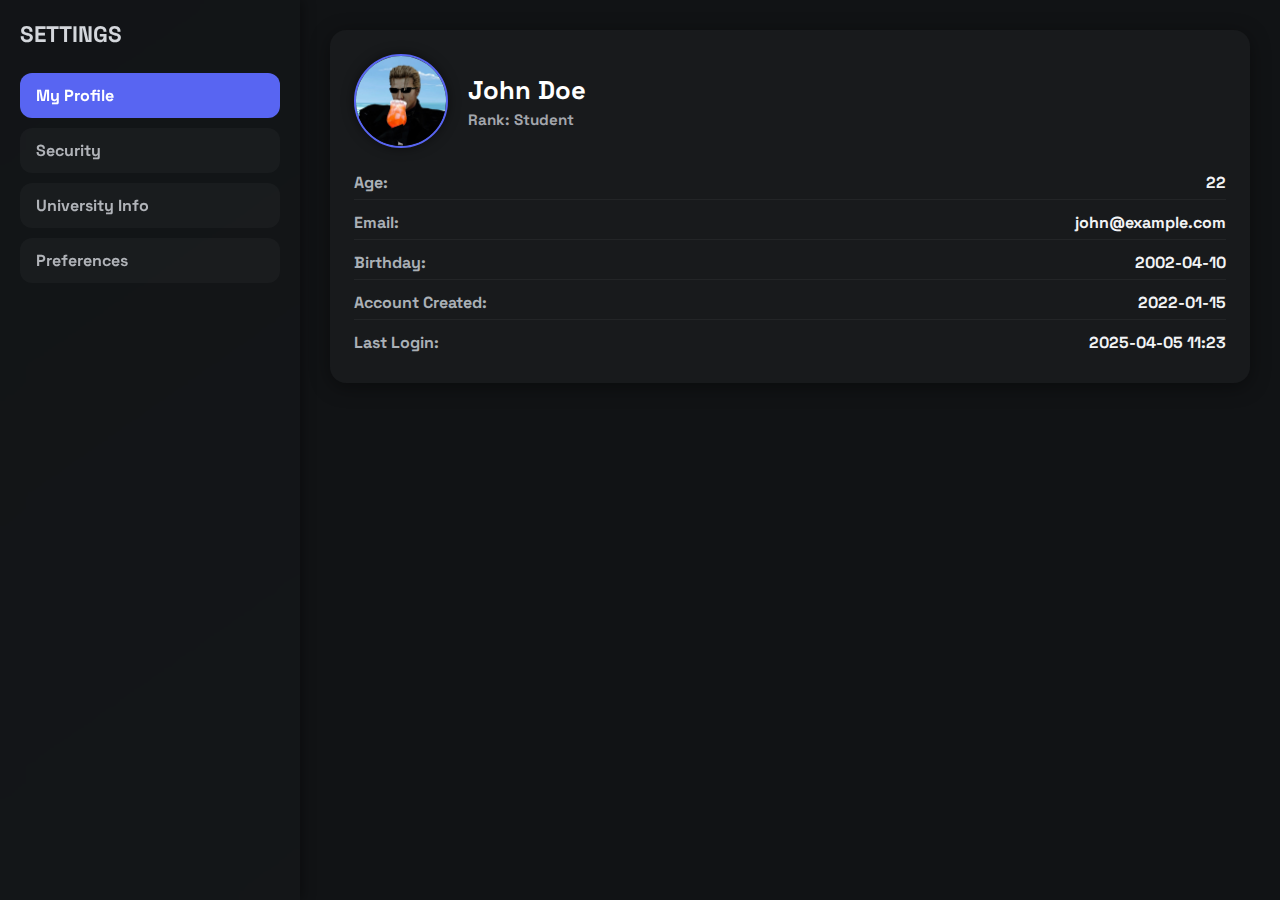
<file: account-settings.html>
<!DOCTYPE html>
<html lang="en">
<head>
    <meta charset="UTF-8">
    <meta name="viewport" content="width=device-width, initial-scale=1.0">
    <title>iTEC - Account Settings</title>
    <link rel="stylesheet" href="stylesheet/account-settings.css">
    <link rel="stylesheet" href="stylesheet/default.css">
</head>
    <body>

    <button class="burger-btn" id="toggleSidebar" aria-label="Toggle Menu">
        <svg width="24" height="24" viewBox="0 0 24 24" fill="none">
            <path d="M4 6h16M4 12h16M4 18h16" stroke="currentColor" stroke-width="2" stroke-linecap="round"/>
        </svg>
    </button>

    <div class="account-settings-wrapper">

        <div class="account-sidebar">
            <div class="sidebar-header">
                <span class="sidebar-title">SETTINGS</span>
            </div>

            <div class="sidebar-items-wrapper">
                <div class="sidebar-item active" data-section="profile">My Profile</div>
                <div class="sidebar-item" data-section="security">Security</div>
                <div class="sidebar-item" data-section="university">University Info</div>
                <div class="sidebar-item" data-section="preferences">Preferences</div>
            </div>
        </div>

        <div class="account-settings-content">
            <div id="profile" class="settings-section active">
                <div class="settings-box profile-box">
                    <div class="profile-header">
                        <img src="media/profile-picture.jpg" alt="Profile Picture" class="profile-avatar" draggable="false"/>
                        <div class="profile-info">
                            <h2 class="profile-name">John Doe</h2>
                            <span class="profile-rank">Rank: Student</span>
                        </div>
                    </div>

                    <div class="profile-details">
                        <div class="detail-item"><span class="label">Age:</span> <span class="value">22</span></div>
                        <div class="detail-item"><span class="label">Email:</span> <span class="value">john@example.com</span></div>
                        <div class="detail-item"><span class="label">Birthday:</span> <span class="value">2002-04-10</span></div>
                        <div class="detail-item"><span class="label">Account Created:</span> <span class="value">2022-01-15</span></div>
                        <div class="detail-item" style = "border: none;"><span class="label">Last Login:</span> <span class="value">2025-04-05 11:23</span></div>
                    </div>
                </div>
            </div>

            <div id="security" class="settings-section">
                <div class="settings-box security-box">
                    <h2 class="section-title">Two-Factor Authentication</h2>
                    <p class="section-description">
                        Protect your account by enabling 2FA with Google Authenticator.
                    </p>

                    <div class="twofa-toggle">
                        <span class="twofa-label">Google Authenticator:</span>
                        <button id="toggle2FA" class="twofa-button deactivated">Deactivated</button>
                    </div>

                    <div id="disable2FASection" class="disable-2fa-section">
                        <p class="section-description">
                            To disable Google Authenticator, enter your 6-digit code.
                        </p>
                        <div class="disable-2fa-form">
                            <input type="text" id="disable2FACode" placeholder="Enter 6-digit code"
                                   maxlength="6" pattern="[0-9]*" inputmode="numeric">
                            <button id="submitDisable2FA" class="disable-btn">Disable 2FA</button>
                        </div>
                    </div>
                </div>
            </div>

            <div id="university" class="settings-section">
                <div class="settings-box university-box">
                    <h2 class="section-title">University Information</h2>
                    <p class="section-description">
                        Below are the details related to your academic status.
                    </p>

                    <div class="university-detail">
                        <span class="label">University:</span>
                        <span class="value">University of Technology</span>
                    </div>

                    <div class="university-detail">
                        <span class="label">Faculty:</span>
                        <span class="value">Computer Science</span>
                    </div>

                    <div class="university-detail">
                        <span class="label">Role:</span>
                        <span class="value">Student</span>
                    </div>

                    <div class="interest-topics-box">
                        <h3 class="section-subtitle">Your Interests</h3>
                        <div id="selected-interests" class="selected-interests">
                            <span class="interest-tag">AI</span>
                            <span class="interest-tag">Cybersecurity</span>
                            <span class="interest-tag">Web Development</span>
                        </div>
                    </div>

                    <div class="interest-select-box">
                        <select id="interest-select" class="big-dropdown">
                            <option value="">Choose a topic</option>
                            <option value="AI">AI</option>
                            <option value="Cybersecurity">Cybersecurity</option>
                            <option value="Web Development">Web Development</option>
                            <option value="Blockchain">Blockchain</option>
                            <option value="DevOps">DevOps</option>
                            <option value="Game Development">Game Development</option>
                        </select>
                    </div>

                    <div id="interest-live-preview" class="interest-live-preview">
                        <span class="no-interests">No interests selected yet</span>
                    </div>

                    <button id="saveInterestsBtn" class="save-btn">Save Interests</button>

                    <div class="university-edit-box">
                        <label for="university-input">University</label>
                        <input type="text" id="university-input" placeholder="Enter your university" />

                        <label for="faculty-input">Faculty</label>
                        <input type="text" id="faculty-input" placeholder="Enter your faculty" />

                        <label for="role-select">Role</label>
                        <select id="role-select">
                            <option value="Student">Student</option>
                            <option value="Professor">Professor</option>
                        </select>

                        <button class="save-btn" id="saveUniversityBtn">Save Changes</button>
                    </div>
                </div>
            </div>


            <div id="preferences" class="settings-section">

                <div class="settings-box preferences-box">
                    <h2 class="section-title">Profile Preferences</h2>
                    <p class="section-description">
                        Upload a new avatar to personalize your profile.
                    </p>

                    <div class="avatar-upload-container">
                        <img id="avatarPreview" src="media/profile-picture.jpg" alt="Current Avatar" class="avatar-preview" draggable="false" />

                        <input type="file" id="avatarInput" accept="image/*" hidden>
                        <label for="avatarInput" class="upload-btn">Upload New Avatar</label>
                    </div>
                </div>
            </div>

        </div>
    </div>
    <script src = "javascript/jquery-3.7.1.min.js"></script>
    <script src = "javascript/account.js"></script>
    <script src = "javascript/preview-photo.js"></script>

</body>
</html>
</file>
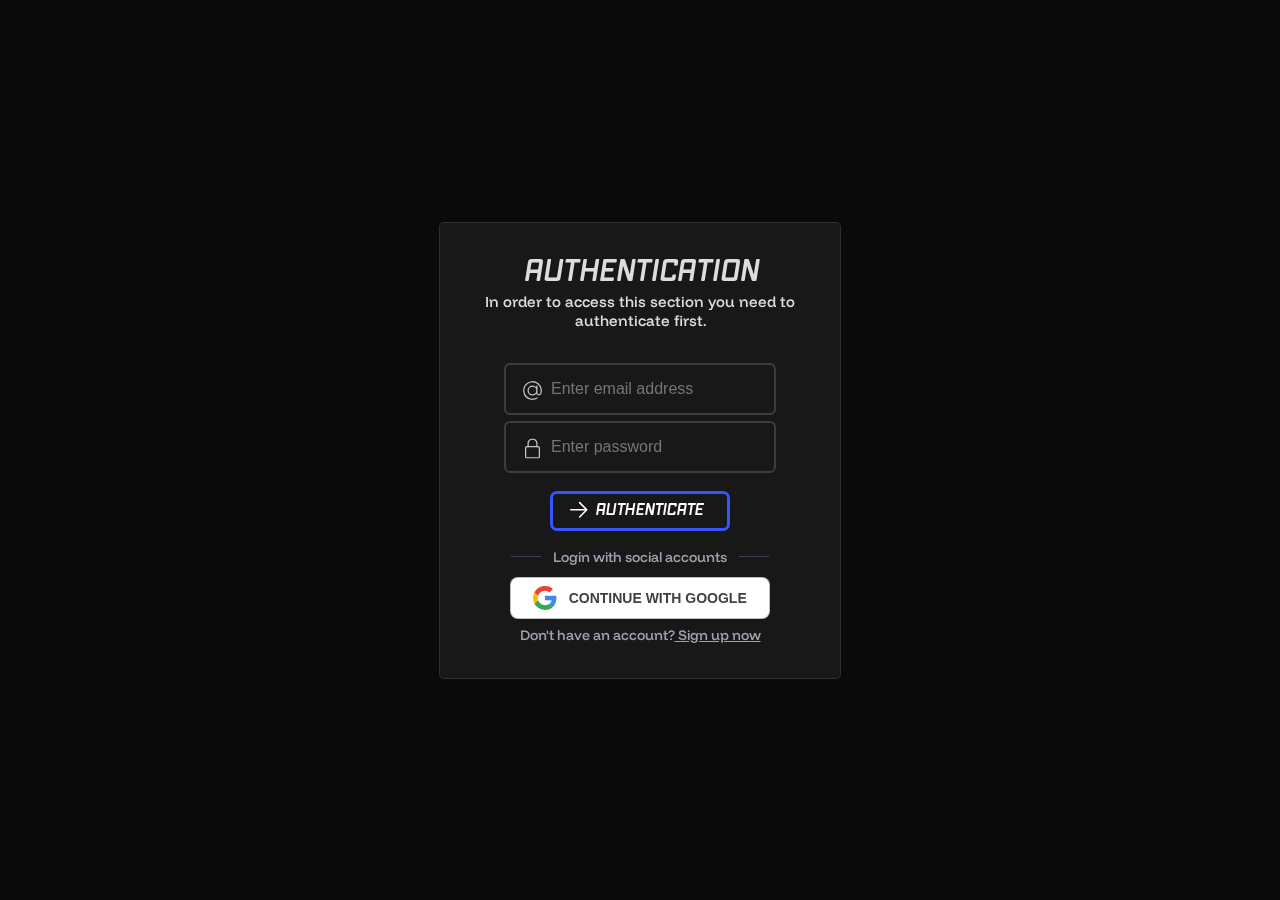
<file: authentication.html>
<!DOCTYPE html>
<html lang = "en-EN">
    <head>
        <meta charset = "UTF-8">
        <meta name = "viewport" content = "width=device-width, initial-scale=1.0">
        <meta http-equiv = "X-UA-Compatible" content = "ie=edge">
        <title>Authentication Form - iTEC</title>
        <meta name = "description" content = "Authentication Form for iTEC application!">
        <meta name = "author" content = "negatiwe & shinsetsu">
        <link rel = "stylesheet" type = "text/css" href = "stylesheet/authentication.css">
        <link rel = "stylesheet" type = "text/css" href = "stylesheet/default.css">
        <link rel = "stylesheet" type = "text/css" href = "stylesheet/notifications.css">
        <link rel = "icon" type = "image/png" href = "media/web-icon.png">
    </head>
    <body>
        <section class = "authentication-form">
            <div class = "text-container">
                <span class = "title">AUTHENTICATION</span>
                <span class = "description">In order to access this section you need to authenticate first.</span>
            </div>

            <div class = "input-container">
                <label class = "label">
                  <span class = "icon">
                    <svg height = "20" viewBox = "0 0 32 32" width = "20" xmlns = "http://www.w3.org/2000/svg">
                      <g id = "Layer_3" data-name = "Layer 3">
                        <path d = "m30.853 13.87a15 15 0 0 0 -29.729 4.082 15.1 15.1 0 0 0 12.876 12.918 15.6 15.6 0 0 0 2.016.13 14.85 14.85 0 0 0 7.715-2.145 1 1 0 1 0 -1.031-1.711 13.007 13.007 0 1 1 5.458-6.529 2.149 2.149 0 0 1 -4.158-.759v-10.856a1 1 0 0 0 -2 0v1.726a8 8 0 1 0 .2 10.325 4.135 4.135 0 0 0 7.83.274 15.2 15.2 0 0 0 .823-7.455zm-14.853 8.13a6 6 0 1 1 6-6 6.006 6.006 0 0 1 -6 6z" fill = "#c5c5c5"></path>
                      </g>
                    </svg>
                  </span>
                    <input type = "email" class = "input" placeholder = "Enter email address" autocomplete = "off"/>
                </label>

                <label class = "label">
                  <span class = "icon">
                    <svg height = "20" viewBox = "-64 0 512 512" width = "20" xmlns = "http://www.w3.org/2000/svg">
                      <path d = "m336 512h-288c-26.453125 0-48-21.523438-48-48v-224c0-26.476562 21.546875-48 48-48h288c26.453125 0 48 21.523438 48 48v224c0 26.476562-21.546875 48-48 48zm-288-288c-8.8125 0-16 7.167969-16 16v224c0 8.832031 7.1875 16 16 16h288c8.8125 0 16-7.167969 16-16v-224c0-8.832031-7.1875-16-16-16zm0 0" fill = "#c5c5c5"></path>
                      <path d = "m304 224c-8.832031 0-16-7.167969-16-16v-80c0-52.929688-43.070312-96-96-96s-96 43.070312-96 96v80c0 8.832031-7.167969 16-16 16s-16-7.167969-16-16v-80c0-70.59375 57.40625-128 128-128s128 57.40625 128 128v80c0 8.832031-7.167969 16-16 16zm0 0" fill = "#c5c5c5"></path>
                    </svg>
                  </span>

                  <span class = "password-eye">
                    <svg stroke="currentColor" viewBox="0 0 24 24" fill="none" xmlns="http://www.w3.org/2000/svg">
                      <path d="M15 12a3 3 0 11-6 0 3 3 0 016 0z" stroke-width="2" stroke-linejoin="round" stroke-linecap="round"></path>
                      <path d="M2.458 12C3.732 7.943 7.523 5 12 5c4.478 0 8.268 2.943 9.542 7-1.274 4.057-5.064 7-9.542 7-4.477 0-8.268-2.943-9.542-7z" stroke-width="2" stroke-linejoin="round" stroke-linecap="round"></path>
                    </svg>
                  </span>

                    <input type = "password" class = "input" id = "password" placeholder = "Enter password" autocomplete = "off"/>
                </label>


                <button class = "authentication-button">
                    <svg xmlns = "http://www.w3.org/2000/svg" fill = "none" viewBox = "0 0 24 24" stroke-width = "1.5" stroke = "currentColor" class = "w-6 h-6">
                        <path stroke-linecap = "round" stroke-linejoin = "round" d = "M4.5 12h15m0 0l-6.75-6.75M19.5 12l-6.75 6.75"></path>
                    </svg>
                    <div class = "text">AUTHENTICATE</div>
                </button>

            </div>

            <div class = "social-message">
                <div class = "line"></div>
                <p class = "message">Login with social accounts</p>
                <div class = "line"></div>
            </div>

            <div class = "other-login-container">
                <button class = "google-auth-button">
                    <svg xmlns = "http://www.w3.org/2000/svg" preserveAspectRatio = "xMidYMid" viewBox = "0 0 256 262">
                        <path fill = "#4285F4" d = "M255.878 133.451c0-10.734-.871-18.567-2.756-26.69H130.55v48.448h71.947c-1.45 12.04-9.283 30.172-26.69 42.356l-.244 1.622 38.755 30.023 2.685.268c24.659-22.774 38.875-56.282 38.875-96.027"></path>
                        <path fill = "#34A853" d = "M130.55 261.1c35.248 0 64.839-11.605 86.453-31.622l-41.196-31.913c-11.024 7.688-25.82 13.055-45.257 13.055-34.523 0-63.824-22.773-74.269-54.25l-1.531.13-40.298 31.187-.527 1.465C35.393 231.798 79.49 261.1 130.55 261.1"></path>
                        <path fill = "#FBBC05" d = "M56.281 156.37c-2.756-8.123-4.351-16.827-4.351-25.82 0-8.994 1.595-17.697 4.206-25.82l-.073-1.73L15.26 71.312l-1.335.635C5.077 89.644 0 109.517 0 130.55s5.077 40.905 13.925 58.602l42.356-32.782"></path>
                        <path fill = "#EB4335" d = "M130.55 50.479c24.514 0 41.05 10.589 50.479 19.438l36.844-35.974C195.245 12.91 165.798 0 130.55 0 79.49 0 35.393 29.301 13.925 71.947l42.211 32.783c10.59-31.477 39.891-54.251 74.414-54.251"></path>
                    </svg>
                    Continue with Google
                </button>
            </div>

            <p class = "signup-link">Don't have an account?<a href = "#" class = "signup-link link"> Sign up now</a></p>
        </section>

        <script src = "javascript/jquery-3.7.1.min.js"></script>
        <script src = "javascript/authentication.js"></script>
        <script src = "javascript/notifications.js"></script>
    </body>
</html>
</file>
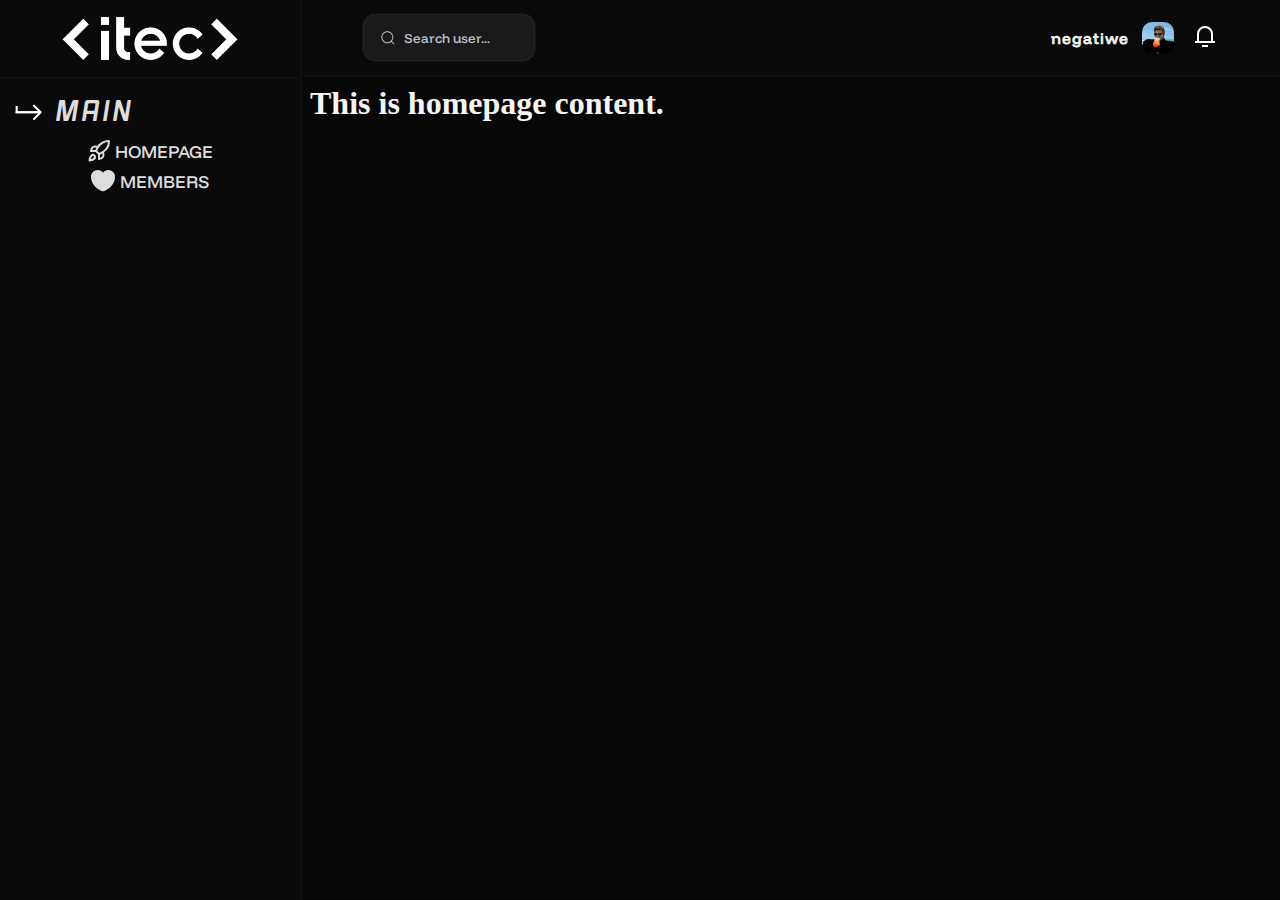
<file: dashboard.html>
<!DOCTYPE html>
<html lang = "en-EN">
    <head>
        <meta charset = "UTF-8" />
        <meta name = "viewport" content = "width = device-width, initial-scale = 1.0">
        <meta name = "description" content = "iTEC Cometition - Web Full Stack-Development">
        <meta name = "author" content = "(c) negatiwe and shinsetsu">
        <meta name = "keywords" content = "itec, competition, programming, web, development">
        <meta name = "version" content = "1.0.0">
        <link rel = "stylesheet" type = "text/css" href = "stylesheet/default.css">
        <link rel = "stylesheet" type = "text/css" href = "stylesheet/dashboard.css">
        <link rel = "icon" type = "image/png" href = "media/web-icon.png">
        <title>iTEC - Dashboard</title>
    </head>
    <body>
        <div class = "dashboard-container">
            <div class = "left-container">
                <div class = "logo-container">
                    <img src = "media/itec.png" width = "200px" draggable = "false" alt = "iTEC Logo" class = "itec-logo">
                </div>

                <div class = "dashboard-buttons-container">
                    <div class = "category">
                        <div class = "category-title">
                            <svg width = "24" height = "8" viewBox = "0 0 16 8" fill = "none" xmlns = "http://www.w3.org/2000/svg" class = "arrow-icon">
                                <path d = "M15 4H4V1" stroke = "white"/>
                                <path d = "M14.5 4H3.5H0" stroke = "white"/>
                                <path d = "M15.8536 4.35355C16.0488 4.15829 16.0488 3.84171 15.8536 3.64645L12.6716 0.464466C12.4763 0.269204 12.1597 0.269204 11.9645 0.464466C11.7692 0.659728 11.7692 0.976311 11.9645 1.17157L14.7929 4L11.9645 6.82843C11.7692 7.02369 11.7692 7.34027 11.9645 7.53553C12.1597 7.7308 12.4763 7.7308 12.6716 7.53553L15.8536 4.35355ZM15 4.5L15.5 4.5L15.5 3.5L15 3.5L15 4.5Z" fill = "white"/>
                            </svg>
                            <span>MAIN</span>
                        </div>


                        <div class="category-button">
                            <svg stroke-linejoin="round" stroke-linecap="round" stroke-width="2" stroke="#DDDDDD" fill="none" viewBox="0 0 24 24" width="24" xmlns="http://www.w3.org/2000/svg" class="svg-icon">
                                <path d="M4.5 16.5c-1.5 1.26-2 5-2 5s3.74-.5 5-2c.71-.84.7-2.13-.09-2.91a2.18 2.18 0 0 0-2.91-.09z"></path>
                                <path d="m12 15-3-3a22 22 0 0 1 2-3.95A12.88 12.88 0 0 1 22 2c0 2.72-.78 7.5-6 11a22.35 22.35 0 0 1-4 2z"></path>
                                <path d="M9 12H4s.55-3.03 2-4c1.62-1.08 5 0 5 0"></path>
                                <path d="M12 15v5s3.03-.55 4-2c1.08-1.62 0-5 0-5"></path>
                            </svg>
                            <span class="button-name" id="homepage">HOMEPAGE</span>
                        </div>

                        <div class="category-button">
                            <svg xmlns="http://www.w3.org/2000/svg" fill="currentColor" viewBox="0 0 20 18" width="24" class="svg-icon">
                                <path d="M14.44 0C12.63 0 11.01 0.88 10 2.23C9.48413 1.53881 8.81426 0.977391 8.04353 0.590295C7.27281 0.203198 6.42247 0.00108555 5.56 0C2.49 0 0 2.5 0 5.59C0 6.78 0.19 7.88 0.52 8.9C2.1 13.9 6.97 16.89 9.38 17.71C9.72 17.83 10.28 17.83 10.62 17.71C13.03 16.89 17.9 13.9 19.48 8.9C19.81 7.88 20 6.78 20 5.59C20 2.5 17.51 0 14.44 0Z"/>
                            </svg>
                            <span class="button-name" id="members">MEMBERS</span>
                        </div>

                    </div>
                </div>
            </div>

            <div class = "right-container">
                <div class = "header">
                    <div class = "search-container">
                        <div class = "group">
                            <svg viewBox = "0 0 24 24" aria-hidden = "true" class = "search-icon">
                                <g>
                                    <path d = "M21.53 20.47l-3.66-3.66C19.195 15.24 20 13.214 20 11c0-4.97-4.03-9-9-9s-9 4.03-9 9 4.03 9 9 9c2.215 0 4.24-.804 5.808-2.13l3.66 3.66c.147.146.34.22.53.22s.385-.073.53-.22c.295-.293.295-.767.002-1.06zM3.5 11c0-4.135 3.365-7.5 7.5-7.5s7.5 3.365 7.5 7.5-3.365 7.5-7.5 7.5-7.5-3.365-7.5-7.5z"></path>
                                </g>
                            </svg>
                            <input id = "query" class = "input" type = "search" placeholder = "Search user..." name = "searchbar"/>
                        </div>
                    </div>

                    <div class = "user-profile-container">
                        <div class = "template">
                            <div tabindex = "0" class = "popup button" style = "padding:0 0.225rem  0; border-top-right-radius: 1.2rem; border-bottom-right-radius: 1.2rem;">
                                <div class = "popup-header">
                                    <p style = "letter-spacing: 1px; font-weight: 600;   padding: 0.625rem 0rem 0.625rem 0.825rem;">
                                        negatiwe
                                    </p>

                                    <img src = "media/profile-picture.jpg" class = "icon" width = "32" height = "32" alt = "Profile Picture">
                                </div>
                                <div class = "popup-main">
                                    <ul class = "list-box">
                                        <li class = "button item">Your Profile</li>
                                        <li class = "button item">Setting</li>
                                        <li class = "button item">Log out</li>
                                    </ul>
                                </div>
                            </div>
                        </div>

                        <button class = "dashboard-view-notifications">
                            <svg xmlns="http://www.w3.org/2000/svg" viewBox="0 0 24 24" width="24" height="24">
                                <path fill="none" d="M0 0h24v24H0z"></path>
                                <path fill="currentColor" d="M20 17h2v2H2v-2h2v-7a8 8 0 1 1 16 0v7zm-2 0v-7a6 6 0 1 0-12 0v7h12zm-9 4h6v2H9v-2z"></path>
                            </svg>
                        </button>
                    </div>


                </div>

                <div class = "content">

                    <div id="notification-box" class="notification-box hidden">
                        <div class = "notification-content">
                            <span class = "notifiation-message">Autentificarea a fost realizata!</span>
                        </div>

                        <div class = "notification-content">
                            <span class = "notifiation-message">Autentificarea a fost realizata cu succes si pentru textele mai mari cat sa isi dea break;!</span>
                        </div>

                        <div class = "notification-content">
                            <span class = "notifiation-message">DeAsemeneaFunctioneazaSiPentruAsaCevaPentruAEvitaEventualeleBuguriGasiteDeQualityAssuranceProstiiAia</span>
                        </div>

                    </div>

                    <div class = "homepage-content" style = "color: whitesmoke; padding: 0.50em;">
                        <h1>This is homepage content.</h1>
                    </div>

                    <div class = "members-content" style = "color: whitesmoke;">
                        <h1>This is members content.</h1>
                    </div>
                </div>
            </div>

        </div>

        <script type = "text/javascript" src = "javascript/jquery-3.7.1.min.js"></script>
        <script type = "text/javascript" src = "javascript/anime.min.js"></script>
        <script type = "text/javascript" src = "javascript/dashboard.js"></script></body>
</html>
</file>
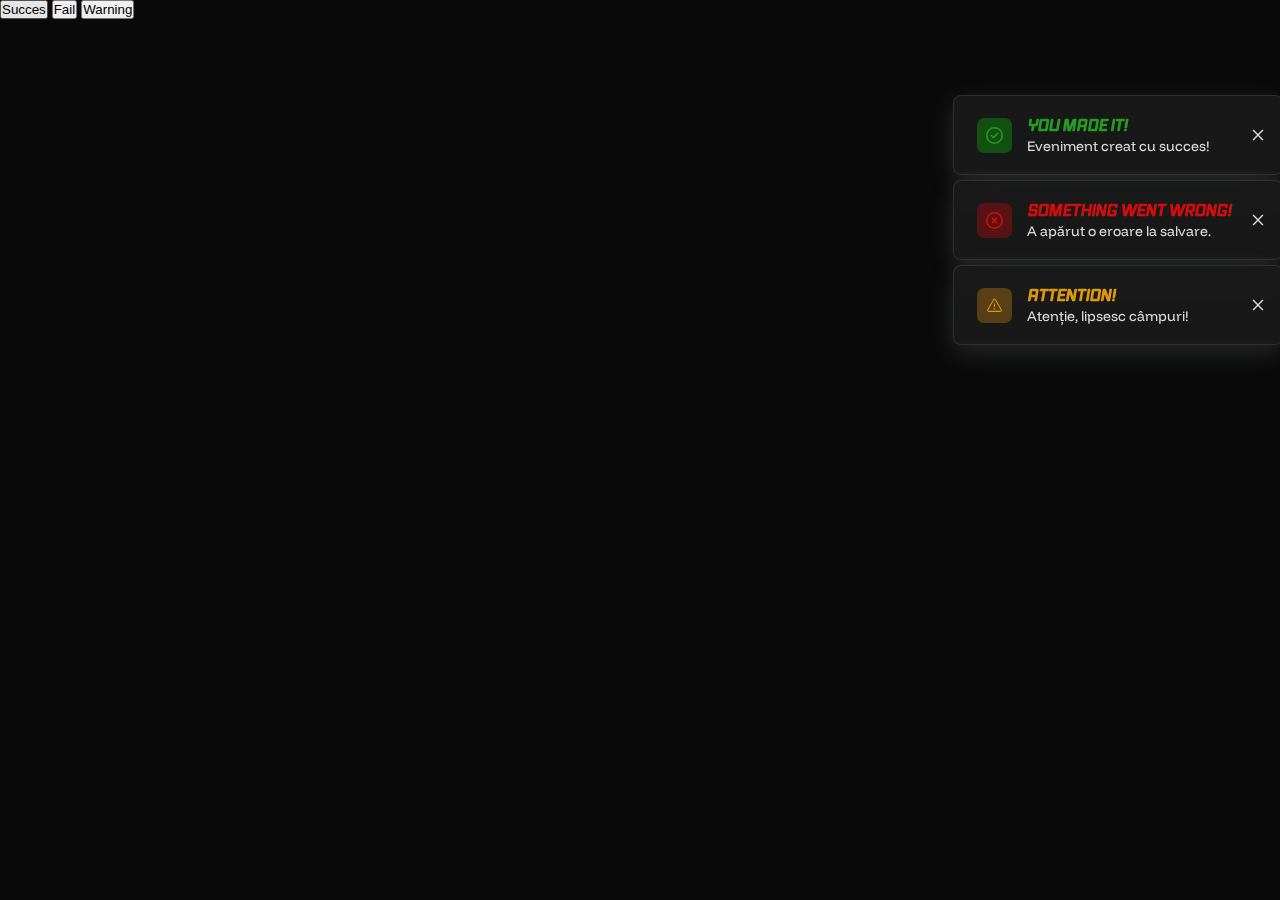
<file: notifications.html>
<!DOCTYPE html>
<html lang = "en-EN">
<head>
    <meta charset = "UTF-8">
    <title>Notifications</title>
    <link rel = "stylesheet" type = "text/css" href = "stylesheet/notifications.css">
    <link rel = "stylesheet" type = "text/css" href = "stylesheet/default.css">
    <link rel = "icon" type = "image/png" href = "media/web-icon.png">
</head>
    <body>
        <button id = "showSuccess">Succes</button>
        <button id = "showFail">Fail</button>
        <button id = "showWarning">Warning</button>

    <!-- SUCCES NOTIFACATION-->
    <div class = "notification" id = "succes-notification">
        <div class = "icon-container" style = "background-color: #04e40048;">
            <svg xmlns = "http://www.w3.org/2000/svg" viewBox = "0 0 512 512" stroke-width = "0" fill = "currentColor" stroke = "currentColor" class = "icon" style = "color: #269b24;">
                <path d = "M256 48a208 208 0 1 1 0 416 208 208 0 1 1 0-416zm0 464A256 256 0 1 0 256 0a256 256 0 1 0 0 512zM369 209c9.4-9.4 9.4-24.6 0-33.9s-24.6-9.4-33.9 0l-111 111-47-47c-9.4-9.4-24.6-9.4-33.9 0s-9.4 24.6 0 33.9l64 64c9.4 9.4 24.6 9.4 33.9 0L369 209z"></path>
            </svg>
        </div>

        <div class = "message-text-container">
            <p class = "message-text" style = "color: #269b24;">YOU MADE IT!</p>
            <p class = "sub-text">Autentificarea a fost realizata!</p>
        </div>
        <svg xmlns = "http://www.w3.org/2000/svg" viewBox = "0 0 15 15" stroke-width = "0" fill = "none" stroke = "currentColor" class = "cross-icon">
            <path fill = "currentColor" d = "M11.7816 4.03157C12.0062 3.80702 12.0062 3.44295 11.7816 3.2184C11.5571 2.99385 11.193 2.99385 10.9685 3.2184L7.50005 6.68682L4.03164 3.2184C3.80708 2.99385 3.44301 2.99385 3.21846 3.2184C2.99391 3.44295 2.99391 3.80702 3.21846 4.03157L6.68688 7.49999L3.21846 10.9684C2.99391 11.193 2.99391 11.557 3.21846 11.7816C3.44301 12.0061 3.80708 12.0061 4.03164 11.7816L7.50005 8.31316L10.9685 11.7816C11.193 12.0061 11.5571 12.0061 11.7816 11.7816C12.0062 11.557 12.0062 11.193 11.7816 10.9684L8.31322 7.49999L11.7816 4.03157Z" clip-rule = "evenodd" fill-rule = "evenodd"></path>
        </svg>

        <div class = "progress-container">
            <div class = "progress-bar" style = "background-color: #04e4003a;"></div>
        </div>
    </div>

    <!-- FAIL NOTIFICATION-->
    <div class = "notification" id = "fail-notification">

        <div class = "icon-container" style = "background-color: #fc0c0c48;">
            <svg xmlns = "http://www.w3.org/2000/svg" viewBox = "0 0 512 512" stroke-width = "0" fill = "currentColor" stroke = "currentColor" class = "icon" style = "color: #d10d0d;">
                <path d = "M256 48a208 208 0 1 1 0 416 208 208 0 1 1 0-416zm0 464A256 256 0 1 0 256 0a256 256 0 1 0 0 512zM175 175c-9.4 9.4-9.4 24.6 0 33.9l47 47-47 47c-9.4 9.4-9.4 24.6 0 33.9s24.6 9.4 33.9 0l47-47 47 47c9.4 9.4 24.6 9.4 33.9 0s9.4-24.6 0-33.9l-47-47 47-47c9.4-9.4 9.4-24.6 0-33.9s-24.6-9.4-33.9 0l-47 47-47-47c-9.4-9.4-24.6-9.4-33.9 0z"></path>
            </svg>
        </div>
        <div class = "message-text-container">
            <p class = "message-text" style = "color: #d10d0d;">SOMETHING WENT WRONG!</p>
            <p class = "sub-text">Credentialele sunt gresite.</p>
        </div>
        <svg xmlns = "http://www.w3.org/2000/svg" viewBox = "0 0 15 15" stroke-width = "0" fill = "none" stroke = "currentColor" class = "cross-icon">
            <path fill = "currentColor" d = "M11.7816 4.03157C12.0062 3.80702 12.0062 3.44295 11.7816 3.2184C11.5571 2.99385 11.193 2.99385 10.9685 3.2184L7.50005 6.68682L4.03164 3.2184C3.80708 2.99385 3.44301 2.99385 3.21846 3.2184C2.99391 3.44295 2.99391 3.80702 3.21846 4.03157L6.68688 7.49999L3.21846 10.9684C2.99391 11.193 2.99391 11.557 3.21846 11.7816C3.44301 12.0061 3.80708 12.0061 4.03164 11.7816L7.50005 8.31316L10.9685 11.7816C11.193 12.0061 11.5571 12.0061 11.7816 11.7816C12.0062 11.557 12.0062 11.193 11.7816 10.9684L8.31322 7.49999L11.7816 4.03157Z" clip-rule = "evenodd" fill-rule = "evenodd"></path>
        </svg>

        <div class = "progress-container">
            <div class = "progress-bar" style = "background-color: #fc0c0c48;"></div>
        </div>
    </div>

    <!-- WARNING NOTIFICATION -->
    <div class = "notification" id = "warning-notification">

        <div class = "icon-container" style = "background-color: #ffa30d48;">
            <svg xmlns = "http://www.w3.org/2000/svg" viewBox = "0 0 256 256" stroke-width = "0" fill = "currentColor" stroke = "currentColor" class = "icon" style = "color: #db970e;">
                <path d = "M236.8,188.09,149.35,36.22h0a24.76,24.76,0,0,0-42.7,0L19.2,188.09a23.51,23.51,0,0,0,0,23.72A24.35,24.35,0,0,0,40.55,224h174.9a24.35,24.35,0,0,0,21.33-12.19A23.51,23.51,0,0,0,236.8,188.09ZM222.93,203.8a8.5,8.5,0,0,1-7.48,4.2H40.55a8.5,8.5,0,0,1-7.48-4.2,7.59,7.59,0,0,1,0-7.72L120.52,44.21a8.75,8.75,0,0,1,15,0l87.45,151.87A7.59,7.59,0,0,1,222.93,203.8ZM120,144V104a8,8,0,0,1,16,0v40a8,8,0,0,1-16,0Zm20,36a12,12,0,1,1-12-12A12,12,0,0,1,140,180Z"></path>
            </svg>
        </div>
        <div class = "message-text-container">
            <p class = "message-text" style = "color: #db970e;">ATTENTION!</p>
            <p class = "sub-text">Parola ta este mult prea slaba!</p>
        </div>
        <svg xmlns = "http://www.w3.org/2000/svg" viewBox = "0 0 15 15" stroke-width = "0" fill = "none" stroke = "currentColor" class = "cross-icon">
            <path fill = "currentColor" d = "M11.7816 4.03157C12.0062 3.80702 12.0062 3.44295 11.7816 3.2184C11.5571 2.99385 11.193 2.99385 10.9685 3.2184L7.50005 6.68682L4.03164 3.2184C3.80708 2.99385 3.44301 2.99385 3.21846 3.2184C2.99391 3.44295 2.99391 3.80702 3.21846 4.03157L6.68688 7.49999L3.21846 10.9684C2.99391 11.193 2.99391 11.557 3.21846 11.7816C3.44301 12.0061 3.80708 12.0061 4.03164 11.7816L7.50005 8.31316L10.9685 11.7816C11.193 12.0061 11.5571 12.0061 11.7816 11.7816C12.0062 11.557 12.0062 11.193 11.7816 10.9684L8.31322 7.49999L11.7816 4.03157Z" clip-rule = "evenodd" fill-rule = "evenodd"></path>
        </svg>

        <div class = "progress-container">
            <div class = "progress-bar" style = "background-color: #ffa30d48;"></div>
        </div>
    </div>

    <script src = "javascript/jquery-3.7.1.min.js"></script>
    <script src = "javascript/notifications.js"></script>
    </body>
</html>
</file>
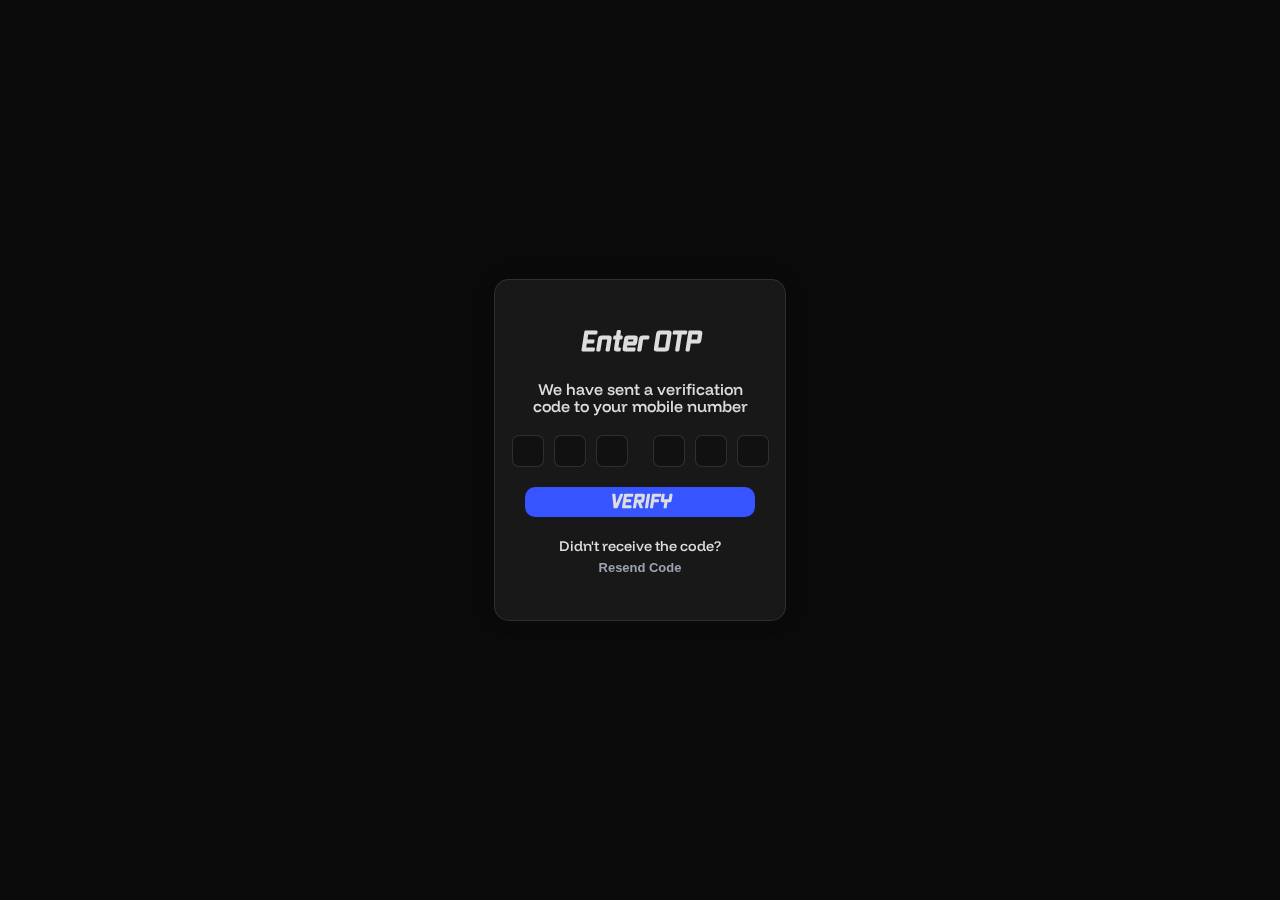
<file: otp-verification.html>
<!DOCTYPE html>
<html lang = "en">
<head>
    <meta charset = "UTF-8">
    <meta name = "viewport" content = "width = device-width, initial-scale = 1.0">
    <meta name = "description" content = "iTEC Cometition - Web Full Stack-Development">
    <meta name = "author" content = "(c) negatiwe and shinsetsu">
    <meta name = "keywords" content = "itec, competition, programming, web, development">
    <meta name = "version" content = "1.0.0">
    <link rel = "stylesheet" type = "text/css" href = "stylesheet/otp-verification.css">
    <link rel = "stylesheet" type = "text/css" href = "stylesheet/default.css">
    <link rel = "icon" type = "image/png" href = "media/web-icon.png">
    <title>iTEC - OTP Verification</title>
</head>
    <body>
        <form class = "otp-Form">
            <span class = "mainHeading">Enter OTP</span>
            <p class = "otpSubheading">We have sent a verification code to your mobile number</p>
                <div class = "inputContainer">
                    <input required = "required" maxlength = "1" type = "text" class = "otp-input" id = "otp-input1" inputmode = "numeric" pattern = "[0-9]*" autocomplete = "off">
                    <input required = "required" maxlength = "1" type = "text" class = "otp-input" id = "otp-input2" inputmode = "numeric" pattern = "[0-9]*" autocomplete = "off">
                    <input required = "required" maxlength = "1" type = "text" class = "otp-input" id = "otp-input3" inputmode = "numeric" pattern = "[0-9]*" autocomplete = "off">
                    <input required = "required" maxlength = "1" type = "text" class = "otp-input" id = "otp-input4" inputmode = "numeric" pattern = "[0-9]*" autocomplete = "off">
                    <input required = "required" maxlength = "1" type = "text" class = "otp-input" id = "otp-input5" inputmode = "numeric" pattern = "[0-9]*" autocomplete = "off">
                    <input required = "required" maxlength = "1" type = "text" class = "otp-input" id = "otp-input6" inputmode = "numeric" pattern = "[0-9]*" autocomplete = "off">
                </div>
            <button class = "verifyButton" type = "submit">VERIFY</button>
            <p class = "resendNote">Didn't receive the code? <button class = "resendBtn">Resend Code</button></p>
        </form>
    <script type = "text/javascript" src = "javascript/jquery-3.7.1.min.js"></script>
    <script type = "text/javascript" src = "javascript/otp-verification.js"></script>
    </body>
</html>
</file>
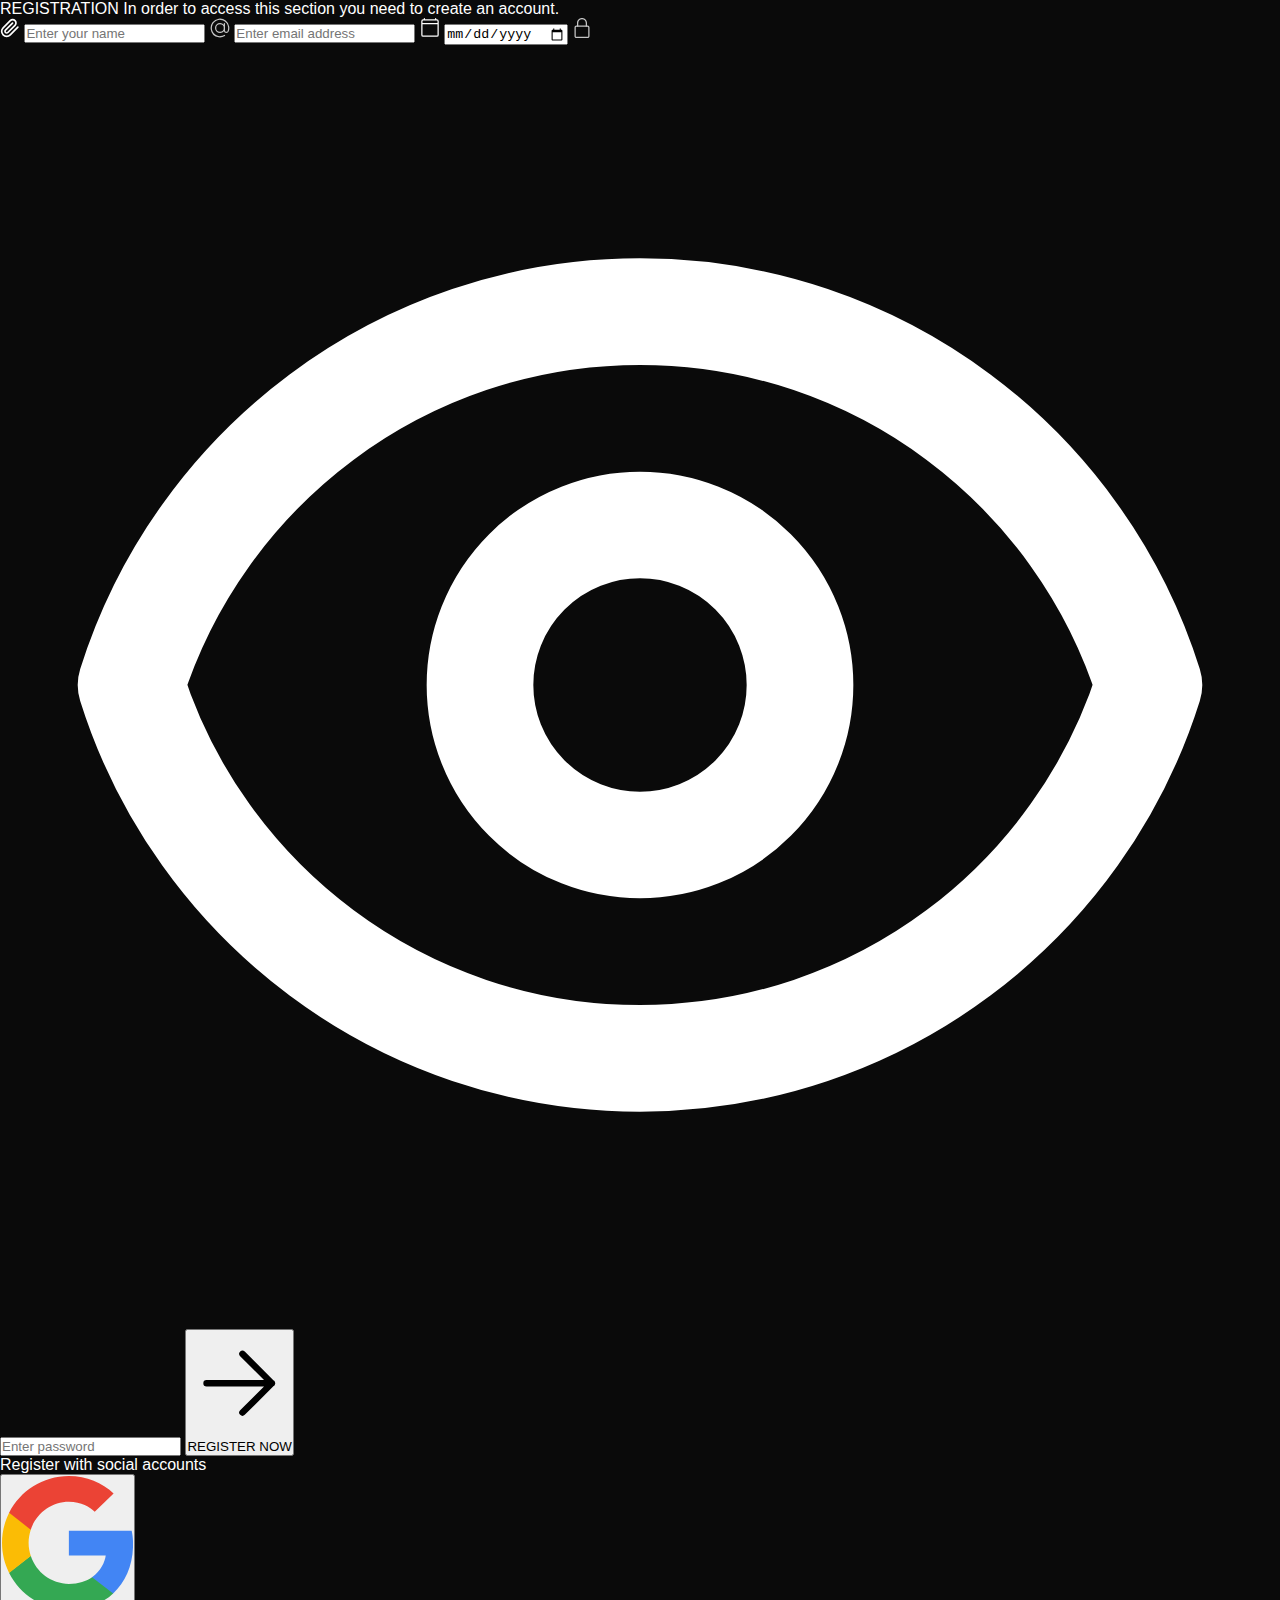
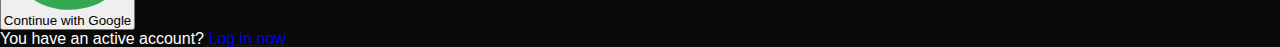
<file: registration.html>
<!DOCTYPE html>
<html lang = "en-EN">
  <head>
    <meta charset = "UTF-8">
    <meta name = "viewport" content = "width=device-width, initial-scale=1.0">
    <meta http-equiv = "X-UA-Compatible" content = "ie=edge">
    <title>Registration Form - iTEC</title>
    <meta name = "description" content = "Registration Form for iTEC application!">
    <meta name = "author" content = "negatiwe & shinsetsu">
    <link rel = "stylesheet" type = "text/css" href = "stylesheet/registration.css">
    <link rel = "stylesheet" type = "text/css" href = "stylesheet/default.css">
    <link rel = "stylesheet" type = "text/css" href = "stylesheet/notifications.css">
    <link rel = "icon" type = "image/png" href = "media/web-icon.png">
  </head>
  <body>
    <section class = "registration-form">
      <div class = "text-container">
        <span class = "title">REGISTRATION</span>
        <span class = "description">In order to access this section you need to create an account.</span>
      </div>

      <div class = "input-container">
        <label class = "label">
          <span class = "icon">
            <svg class = "text-white/40 hover:text-white transition-colors" stroke-linejoin = "round" stroke-linecap = "round" stroke-width = "2" stroke = "currentColor" fill = "none" viewBox = "0 0 24 24" height = "20" xmlns = "http://www.w3.org/2000/svg">
              <path d = "m21.44 11.05-9.19 9.19a6 6 0 0 1-8.49-8.49l8.57-8.57A4 4 0 1 1 18 8.84l-8.59 8.57a2 2 0 0 1-2.83-2.83l8.49-8.48"></path>
            </svg>
          </span>
          <input type = "text" class = "input" placeholder = "Enter your name" autocomplete = "off"/>
        </label>

        <label class = "label">
          <span class = "icon">
            <svg height = "20" viewBox = "0 0 32 32" width = "20" xmlns = "http://www.w3.org/2000/svg">
              <g id = "Layer_3" data-name = "Layer 3">
                <path d = "m30.853 13.87a15 15 0 0 0 -29.729 4.082 15.1 15.1 0 0 0 12.876 12.918 15.6 15.6 0 0 0 2.016.13 14.85 14.85 0 0 0 7.715-2.145 1 1 0 1 0 -1.031-1.711 13.007 13.007 0 1 1 5.458-6.529 2.149 2.149 0 0 1 -4.158-.759v-10.856a1 1 0 0 0 -2 0v1.726a8 8 0 1 0 .2 10.325 4.135 4.135 0 0 0 7.83.274 15.2 15.2 0 0 0 .823-7.455zm-14.853 8.13a6 6 0 1 1 6-6 6.006 6.006 0 0 1 -6 6z" fill = "#c5c5c5"></path>
              </g>
            </svg>
          </span>
          <input type = "email" class = "input" placeholder = "Enter email address" autocomplete = "off"/>
        </label>


        <label class="label">
        <span class="icon">
            <svg xmlns="http://www.w3.org/2000/svg" height="20" fill="currentColor" viewBox="0 0 16 16" class="bi bi-calendar">
              <path d="M3.5 0a.5.5 0 0 1 .5.5V1h8V.5a.5.5 0 0 1 1 0V1h.5A1.5 1.5 0 0 1 15 2.5v11A1.5 1.5 0 0 1 13.5 15h-11A1.5 1.5 0 0 1 1 13.5v-11A1.5 1.5 0 0 1 2.5 1H3V.5a.5.5 0 0 1 .5-.5zM2.5 2a.5.5 0 0 0-.5.5V4h12V2.5a.5.5 0 0 0-.5-.5h-11zM14 5H2v8.5a.5.5 0 0 0 .5.5h11a.5.5 0 0 0 .5-.5V5z"/>
            </svg>
        </span>
          <input type="date" class="input input-date" autocomplete="off" />
        </label>


        <label class = "label">
          <span class = "icon">
            <svg height = "20" viewBox = "-64 0 512 512" width = "20" xmlns = "http://www.w3.org/2000/svg">
              <path d = "m336 512h-288c-26.453125 0-48-21.523438-48-48v-224c0-26.476562 21.546875-48 48-48h288c26.453125 0 48 21.523438 48 48v224c0 26.476562-21.546875 48-48 48zm-288-288c-8.8125 0-16 7.167969-16 16v224c0 8.832031 7.1875 16 16 16h288c8.8125 0 16-7.167969 16-16v-224c0-8.832031-7.1875-16-16-16zm0 0" fill = "#c5c5c5"></path>
              <path d = "m304 224c-8.832031 0-16-7.167969-16-16v-80c0-52.929688-43.070312-96-96-96s-96 43.070312-96 96v80c0 8.832031-7.167969 16-16 16s-16-7.167969-16-16v-80c0-70.59375 57.40625-128 128-128s128 57.40625 128 128v80c0 8.832031-7.167969 16-16 16zm0 0" fill = "#c5c5c5"></path>
            </svg>
          </span>

          <span class = "password-eye">
            <svg stroke = "currentColor" viewBox = "0 0 24 24" fill = "none" xmlns = "http://www.w3.org/2000/svg">
              <path d = "M15 12a3 3 0 11-6 0 3 3 0 016 0z" stroke-width = "2" stroke-linejoin = "round" stroke-linecap = "round"></path>
              <path d = "M2.458 12C3.732 7.943 7.523 5 12 5c4.478 0 8.268 2.943 9.542 7-1.274 4.057-5.064 7-9.542 7-4.477 0-8.268-2.943-9.542-7z" stroke-width = "2" stroke-linejoin = "round" stroke-linecap = "round"></path>
            </svg>
          </span>
          <input type = "password" class = "input" id = "password" placeholder = "Enter password" autocomplete = "off"/>
        </label>

        <button class = "registration-button">
          <svg xmlns = "http://www.w3.org/2000/svg" fill = "none" viewBox = "0 0 24 24" stroke-width = "1.5" stroke = "currentColor" class = "w-6 h-6">
            <path stroke-linecap = "round" stroke-linejoin = "round" d = "M4.5 12h15m0 0l-6.75-6.75M19.5 12l-6.75 6.75"></path>
          </svg>
          <div class = "text">REGISTER NOW</div>
        </button>

      </div>

      <div class = "social-message">
        <div class = "line"></div>
        <p class = "message">Register with social accounts</p>
        <div class = "line"></div>
      </div>

      <div class = "other-login-container">
        <button class = "google-auth-button">
          <svg xmlns = "http://www.w3.org/2000/svg" preserveAspectRatio = "xMidYMid" viewBox = "0 0 256 262">
            <path fill = "#4285F4" d = "M255.878 133.451c0-10.734-.871-18.567-2.756-26.69H130.55v48.448h71.947c-1.45 12.04-9.283 30.172-26.69 42.356l-.244 1.622 38.755 30.023 2.685.268c24.659-22.774 38.875-56.282 38.875-96.027"></path>
            <path fill = "#34A853" d = "M130.55 261.1c35.248 0 64.839-11.605 86.453-31.622l-41.196-31.913c-11.024 7.688-25.82 13.055-45.257 13.055-34.523 0-63.824-22.773-74.269-54.25l-1.531.13-40.298 31.187-.527 1.465C35.393 231.798 79.49 261.1 130.55 261.1"></path>
            <path fill = "#FBBC05" d = "M56.281 156.37c-2.756-8.123-4.351-16.827-4.351-25.82 0-8.994 1.595-17.697 4.206-25.82l-.073-1.73L15.26 71.312l-1.335.635C5.077 89.644 0 109.517 0 130.55s5.077 40.905 13.925 58.602l42.356-32.782"></path>
            <path fill = "#EB4335" d = "M130.55 50.479c24.514 0 41.05 10.589 50.479 19.438l36.844-35.974C195.245 12.91 165.798 0 130.55 0 79.49 0 35.393 29.301 13.925 71.947l42.211 32.783c10.59-31.477 39.891-54.251 74.414-54.251"></path>
          </svg>
          Continue with Google
        </button>
      </div>

      <p class = "signup-link">You have an active account?<a href = "#" class = "signup-link link"> Log in now</a></p>
    </section>

    <script src = "javascript/jquery-3.7.1.min.js"></script>
    <script src = "javascript/authentication.js"></script>
    <script src = "javascript/notifications.js"></script>
  </body>
</html>
</file>
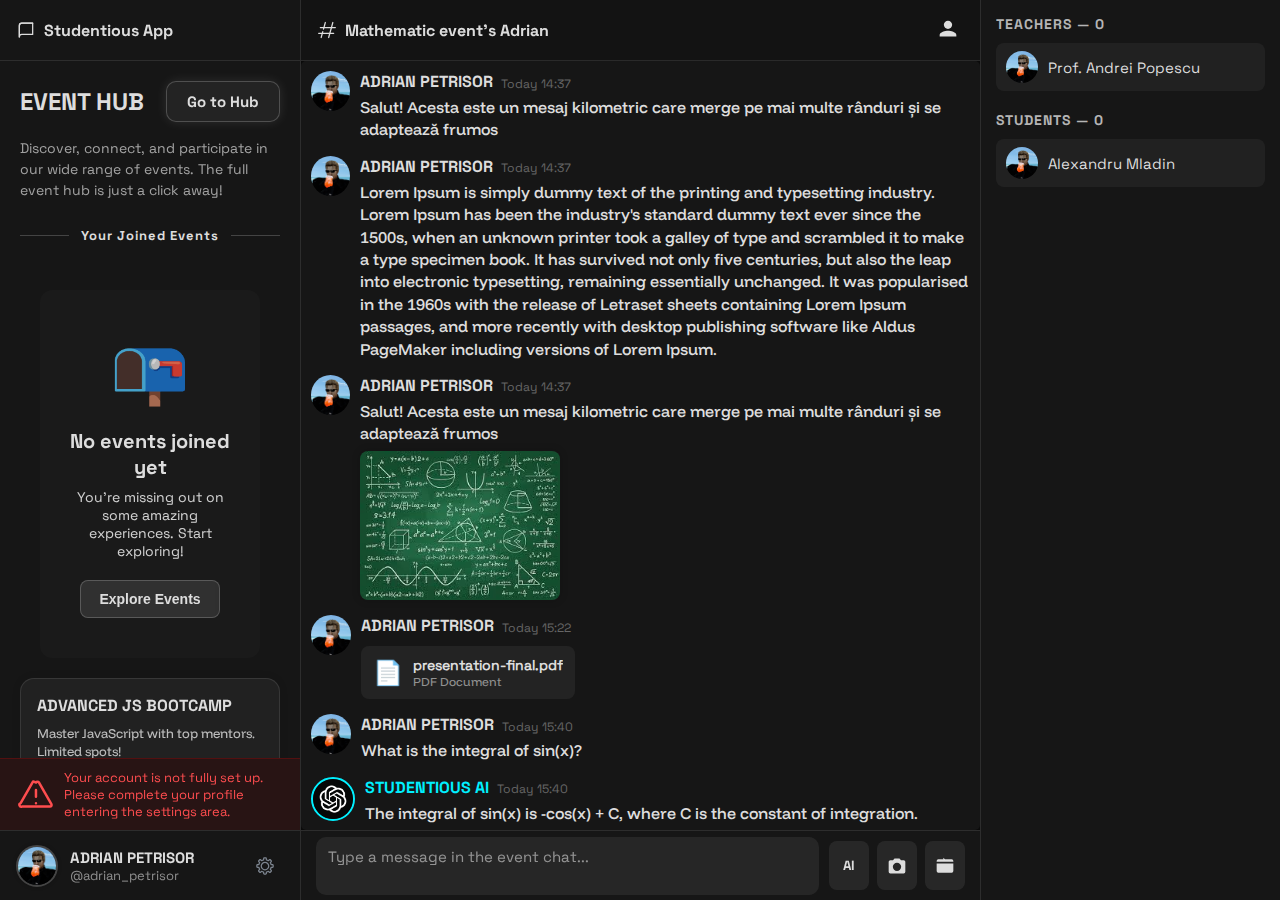
<file: studentions.html>
<!DOCTYPE html>
<html lang = "en-EN">
  <head>
    <meta charset = "UTF-8" />
    <meta name = "viewport" content = "width = device-width, initial-scale = 1.0">
    <meta name = "description" content = "iTEC Cometition - Web Full Stack-Development">
    <meta name = "author" content = "(c) ADRIAN PEETRISOR and MLADIN ALEXANDRU">
    <meta name = "keywords" content = "itec, competition, programming, web, development">
    <meta name = "version" content = "1.0.0">
    <link rel = "stylesheet" type = "text/css" href = "stylesheet/default.css">
    <link rel = "stylesheet" type = "text/css" href = "stylesheet/studentions.css">
    <link rel = "icon" type = "image/png" href = "media/web-icon.png">
    <title>iTEC - Studentious App</title>
  </head>
  <body>
    <div class="event-list">
      <div class="app-header">
        <svg width="20" height="20" viewBox="0 0 24 24" fill="none" xmlns="http://www.w3.org/2000/svg">
          <path d="M4 19.5V6.75C4 5.09315 5.34315 3.75 7 3.75H20V17.25H7C5.34315 17.25 4 18.5931 4 20.25V19.5Z" stroke="currentColor" stroke-width="1.5" stroke-linecap="round" stroke-linejoin="round"/>
          <path d="M4 20.25V6.75C4 5.09315 5.34315 3.75 7 3.75H20" stroke="currentColor" stroke-width="1.5" stroke-linecap="round" stroke-linejoin="round"/>
        </svg>
        <span class="app-title">Studentious App</span>
      </div>
      <div class="event-items">
<!--        <div class="app-header">-->
<!--          <svg width="20" height="20" viewBox="0 0 24 24" fill="none" xmlns="http://www.w3.org/2000/svg">-->
<!--            <path d="M4 19.5V6.75C4 5.09315 5.34315 3.75 7 3.75H20V17.25H7C5.34315 17.25 4 18.5931 4 20.25V19.5Z" stroke="currentColor" stroke-width="1.5" stroke-linecap="round" stroke-linejoin="round"/>-->
<!--            <path d="M4 20.25V6.75C4 5.09315 5.34315 3.75 7 3.75H20" stroke="currentColor" stroke-width="1.5" stroke-linecap="round" stroke-linejoin="round"/>-->
<!--          </svg>-->
<!--          <span class="app-title">Studentious App</span>-->
<!--        </div>-->

        <div class="event-hub-preview">
          <div class="hub-header">
            <h2>Event Hub</h2>
            <button class="btn-glass" onclick="window.location.href='/full-events'">Go to Hub</button>
          </div>

          <div class="hub-description">
            <p>Discover, connect, and participate in our wide range of events. The full event hub is just a click away!</p>
          </div>

          <div class="hub-divider">
            <span class="divider-text">Your Joined Events</span>
          </div>

          <div class="joined-events-list">
            <div class="no-joined-events">
              <div class="no-event-illustration">📭</div>
              <h3 class="no-event-title">No events joined yet</h3>
              <p class="no-event-text">You're missing out on some amazing experiences. Start exploring!</p>
              <button class="explore-events-btn">Explore Events</button>
            </div>

            <div class="custom-event-card">
              <div class="custom-event-info">
                <h3 class="custom-event-title">Advanced JS Bootcamp</h3>
                <p class="custom-event-desc">Master JavaScript with top mentors. Limited spots!</p>
                <div class="custom-btn-wrapper">
                  <button class="custom-btn-glass">View</button>
                </div>
              </div>
            </div>

          </div>
        </div>

      </div>

      <div class="account-warning">
        <svg width="100" viewBox="0 0 24 24" fill="none" xmlns="http://www.w3.org/2000/svg">
          <path d="M12 9v4m0 4h.01M10.29 3.86l-7.5 13A1 1 0 003.6 19h16.8a1 1 0 00.86-1.5l-7.5-13a1 1 0 00-1.72 0z" stroke="currentColor" stroke-width="1.5" stroke-linecap="round" stroke-linejoin="round"/>
        </svg>
        <span>Your account is not fully set up. Please complete your profile entering the settings area.</span>
      </div>

      <div class="current-user">
        <img src="/media/profile-picture.jpg" alt="User" />
        <div class="user-info">
          <span class="user-fullname">Adrian Petrisor</span>
          <span class="user-nickname">@adrian_petrisor</span>
        </div>
        <button class="settings-btn" title="Settings">
          <svg xmlns="http://www.w3.org/2000/svg" viewBox="0 0 32 32" id="Line" width="32" height="20">
            <path d="m17.074 30h-2.148c-1.038 0-1.914-.811-1.994-1.846l-.125-1.635c-.687-.208-1.351-.484-1.985-.824l-1.246 1.067c-.788.677-1.98.631-2.715-.104l-1.52-1.52c-.734-.734-.78-1.927-.104-2.715l1.067-1.246c-.34-.635-.616-1.299-.824-1.985l-1.634-.125c-1.035-.079-1.846-.955-1.846-1.993v-2.148c0-1.038.811-1.914 1.846-1.994l1.635-.125c.208-.687.484-1.351.824-1.985l-1.068-1.247c-.676-.788-.631-1.98.104-2.715l1.52-1.52c.734-.734 1.927-.779 2.715-.104l1.246 1.067c.635-.34 1.299-.616 1.985-.824l.125-1.634c.08-1.034.956-1.845 1.994-1.845h2.148c1.038 0 1.914.811 1.994 1.846l.125 1.635c.687.208 1.351.484 1.985.824l1.246-1.067c.787-.676 1.98-.631 2.715.104l1.52 1.52c.734.734.78 1.927.104 2.715l-1.067 1.246c.34.635.616 1.299.824 1.985l1.634.125c1.035.079 1.846.955 1.846 1.993v2.148c0 1.038-.811 1.914-1.846 1.994l-1.635.125c-.208.687-.484 1.351-.824 1.985l1.067 1.246c.677.788.631 1.98-.104 2.715l-1.52 1.52c-.734.734-1.928.78-2.715.104l-1.246-1.067c-.635.34-1.299.616-1.985.824l-.125 1.634c-.079 1.035-.955 1.846-1.993 1.846zm-5.835-6.373c.848.53 1.768.912 2.734 1.135.426.099.739.462.772.898l.18 2.341 2.149-.001.18-2.34c.033-.437.347-.8.772-.898.967-.223 1.887-.604 2.734-1.135.371-.232.849-.197 1.181.089l1.784 1.529 1.52-1.52-1.529-1.784c-.285-.332-.321-.811-.089-1.181.53-.848.912-1.768 1.135-2.734.099-.426.462-.739.898-.772l2.341-.18h-.001v-2.148l-2.34-.18c-.437-.033-.8-.347-.898-.772-.223-.967-.604-1.887-1.135-2.734-.232-.37-.196-.849.089-1.181l1.529-1.784-1.52-1.52-1.784 1.529c-.332.286-.81.321-1.181.089-.848-.53-1.768-.912-2.734-1.135-.426-.099-.739-.462-.772-.898l-.18-2.341-2.148.001-.18 2.34c-.033.437-.347.8-.772.898-.967.223-1.887.604-2.734 1.135-.37.232-.849.197-1.181-.089l-1.785-1.529-1.52 1.52 1.529 1.784c.285.332.321.811.089 1.181-.53.848-.912 1.768-1.135 2.734-.099.426-.462.739-.898.772l-2.341.18.002 2.148 2.34.18c.437.033.8.347.898.772.223.967.604 1.887 1.135 2.734.232.37.196.849-.089 1.181l-1.529 1.784 1.52 1.52 1.784-1.529c.332-.287.813-.32 1.18-.089z" id="XMLID_1646_" fill="#7D8590"></path>
            <path d="m16 23c-3.859 0-7-3.141-7-7s3.141-7 7-7 7 3.141 7 7-3.141 7-7 7zm0-12c-2.757 0-5 2.243-5 5s2.243 5 5 5 5-2.243 5-5-2.243-5-5-5z" fill="#7D8590" id="XMLID_1645_"></path>
          </svg>
        </button>
      </div>
    </div>
      <div class="drop-overlay" id="dropOverlay">
        <div class="drop-content">
          <p>Drag and drop photos</p>
          <span>Max file size: 10MB</span>
        </div>
      </div>
      <div class="drop-overlay" id="fileDropOverlay">
        <div class="drop-content">
          <p>Drag and drop files</p>
          <span>Max file size: 10MB</span>
        </div>
      </div>

      <input type="file" id="fileInputImages" accept="image/*" style="display: none;" />
      <input type="file" id="fileInputGeneric" style="display: none;" />

      <div class="event-interface">
        <button class="burger-toggle" id="burgerToggle" title="Open menu">☰</button>
        <div class="menu-overlay" id="menuOverlay"></div>
        <div class="chat-event">
          <div class="event-header">
            <div class="channel-label">
              <svg width="20" height="20" viewBox="0 0 24 24" fill="none" xmlns="http://www.w3.org/2000/svg">
                <path d="M10 3L8.75 7.5L8.61111 8L7.77778 11M5 21L6.94444 14" stroke="currentColor" stroke-width="1.5" stroke-linecap="round" stroke-linejoin="round"/>
                <path d="M19 3L14 21" stroke="currentColor" stroke-width="1.5" stroke-linecap="round" stroke-linejoin="round"/>
                <path d="M22 9H4" stroke="currentColor" stroke-width="1.5" stroke-linecap="round" stroke-linejoin="round"/>
                <path d="M20 16H2" stroke="currentColor" stroke-width="1.5" stroke-linecap="round" stroke-linejoin="round"/>
              </svg>
              <span class="channel-name">Mathematic event's Adrian</span>
            </div>
            <button class="toggle-users" title="Toggle participants">
              <svg width="20" height="20" viewBox="0 0 24 24" fill="currentColor">
                <path d="M12 12c2.7 0 5-2.3 5-5s-2.3-5-5-5-5 2.3-5 5 2.3 5 5 5zm0 2c-3.3 0-10 1.7-10 5v2h20v-2c0-3.3-6.7-5-10-5z"/>
              </svg>
            </button>
          </div>

          <div class="chat-event-messages">
            <div class="chat-message">
              <img src="media/profile-picture.jpg" alt="User Avatar">
              <div class="message-content">
                <div class="message-header">
                  <span class="user-name">Adrian Petrisor</span>
                  <div class="message-timestamp">
                    <span class="message-date">Today</span>
                    <span class="message-hour">14:37</span>
                  </div>
                </div>
                <span class="user-message">Salut! Acesta este un mesaj kilometric care merge pe mai multe rânduri și se adaptează frumos</span>
              </div>
            </div>

            <div class="chat-message">
              <img src="media/profile-picture.jpg" alt="User Avatar">
              <div class="message-content">
                <div class="message-header">
                  <span class="user-name">Adrian Petrisor</span>
                  <div class="message-timestamp">
                    <span class="message-date">Today</span>
                    <span class="message-hour">14:37</span>
                  </div>
                </div>
                <span class="user-message">Lorem Ipsum is simply dummy text of the printing and typesetting industry. Lorem Ipsum has been the industry's standard dummy text ever since the 1500s, when an unknown printer took a galley of type and scrambled it to make a type specimen book. It has survived not only five centuries, but also the leap into electronic typesetting, remaining essentially unchanged. It was popularised in the 1960s with the release of Letraset sheets containing Lorem Ipsum passages, and more recently with desktop publishing software like Aldus PageMaker including versions of Lorem Ipsum.</span>
              </div>
            </div>

            <div class="chat-message">
              <img src="media/profile-picture.jpg" alt="User Avatar">
              <div class="message-content">
                <div class="message-header">
                  <span class="user-name">Adrian Petrisor</span>
                  <div class="message-timestamp">
                    <span class="message-date">Today</span>
                    <span class="message-hour">14:37</span>
                  </div>
                </div>
                <span class="user-message">Salut! Acesta este un mesaj kilometric care merge pe mai multe rânduri și se adaptează frumos</span>

                <div class="image-message">
                  <a href="media/uploaded-image.jpg" target="_blank">
                    <img src="/media/images.jpg" alt="Sent Image">
                  </a>
                </div>

              </div>
            </div>

            <div class="chat-message">
              <img src="media/profile-picture.jpg" alt="User Avatar">
              <div class="message-content">
                <div class="message-header">
                  <span class="user-name">Adrian Petrisor</span>
                  <div class="message-timestamp">
                    <span class="message-date">Today</span>
                    <span class="message-hour">15:22</span>
                  </div>
                </div>
                <div class="file-message">
                  <div class="file-icon">
                    📄
                  </div>
                  <div class="file-info">
                    <span class="file-name">presentation-final.pdf</span>
                    <span class="file-extension">PDF Document</span>
                  </div>
                </div>
              </div>
            </div>

            <div class="chat-message">
              <img src="media/profile-picture.jpg" alt="User Avatar">
              <div class="message-content">
                <div class="message-header">
                  <span class="user-name">Adrian Petrisor</span>
                  <div class="message-timestamp">
                    <span class="message-date">Today</span>
                    <span class="message-hour">15:40</span>
                  </div>
                </div>
                <span class="user-message">What is the integral of sin(x)?</span>
              </div>
            </div>

            <div class="chat-message ai-response">
              <img src="/media/ChatGPT.png" alt="AI Avatar">
              <div class="message-content">
                <div class="message-header">
                  <span class="user-name">Studentious AI</span>
                  <div class="message-timestamp">
                    <span class="message-date">Today</span>
                    <span class="message-hour">15:40</span>
                  </div>
                </div>
                <span class="user-message">
      The integral of sin(x) is -cos(x) + C, where C is the constant of integration.
    </span>
              </div>
            </div>

            <div class="chat-message">
              <img src="/media/profile-picture.jpg" alt="User Avatar">
              <div class="message-content">
                <div class="message-header">
                  <span class="user-name">Adrian Petrisor</span>
                  <div class="message-timestamp">
                    <span class="message-date">Today</span>
                    <span class="message-hour">16:40</span>
                  </div>
                </div>
                <span class="user-message">
      Check this out: <a href="https://www.youtube.com/watch?v=dQw4w9WgXcQ" target="_blank">https://www.youtube.com/watch?v=dQw4w9WgXcQ</a>
    </span>
              </div>
            </div>


          </div>

          <div class="chat-event-input">
            <textarea placeholder="Type a message in the event chat..."></textarea>

            <div class="chat-actions">
              <button title="Ask AI" class = "ask-ai-button">AI</button>

              <button title="Photos">
                <svg width="20" height="20" fill="currentColor" viewBox="0 0 24 24">
                  <path d="M20 5h-3.2l-1.8-2H9l-1.8 2H4a2 2 0 00-2 2v12a2 2 0 002 2h16a2 2 0 002-2V7a2 2 0 00-2-2zm-8 13a5 5 0 110-10 5 5 0 010 10z"/>
                </svg>
              </button>

              <button title="Files">
                <svg width="20" height="20" fill="currentColor" viewBox="0 0 24 24">
                  <path d="M10 4H4a2 2 0 00-2 2v1h20V6a2 2 0 00-2-2h-8l-2-2zm10 5H2v9a2 2 0 002 2h16a2 2 0 002-2V9z"/>
                </svg>
              </button>
            </div>
          </div>
        </div>
        <div class="registered-event-users">
          <div class="user-section">
            <div class="section-header">TEACHERS — <span id="teacher-count">0</span></div>
            <div class="user-list" id="teacher-list">
              <!-- example user -->
              <div class="user-card">
                <img src="/media/profile-picture.jpg" alt="User">
                <span>Prof. Andrei Popescu</span>
              </div>
            </div>
          </div>
          <div class="user-section">
            <div class="section-header">STUDENTS — <span id="student-count">0</span></div>
            <div class="user-list" id="student-list">
              <!-- example user -->
              <div class="user-card">
                <img src="/media/profile-picture.jpg" alt="User">
                <span>Alexandru Mladin</span>
              </div>
            </div>
          </div>
        </div>

        <div class="user-preview hidden" id="userPreview">
          <div class="preview-avatar">
            <img src="/media/profile-picture.jpg" alt="User Avatar">
          </div>
          <div class="preview-info">
            <strong id="previewName">Adrian Petrisor</strong>
            <span class="preview-role">Student</span>
            <p class="preview-bio">Passionate about coding, JS wizard & AI lover.</p>
          </div>
        </div>

      </div>

    <script src = "javascript/jquery-3.7.1.min.js"></script>
    <script src = "javascript/studentions.js"></script>
  </body>
</html>
</file>
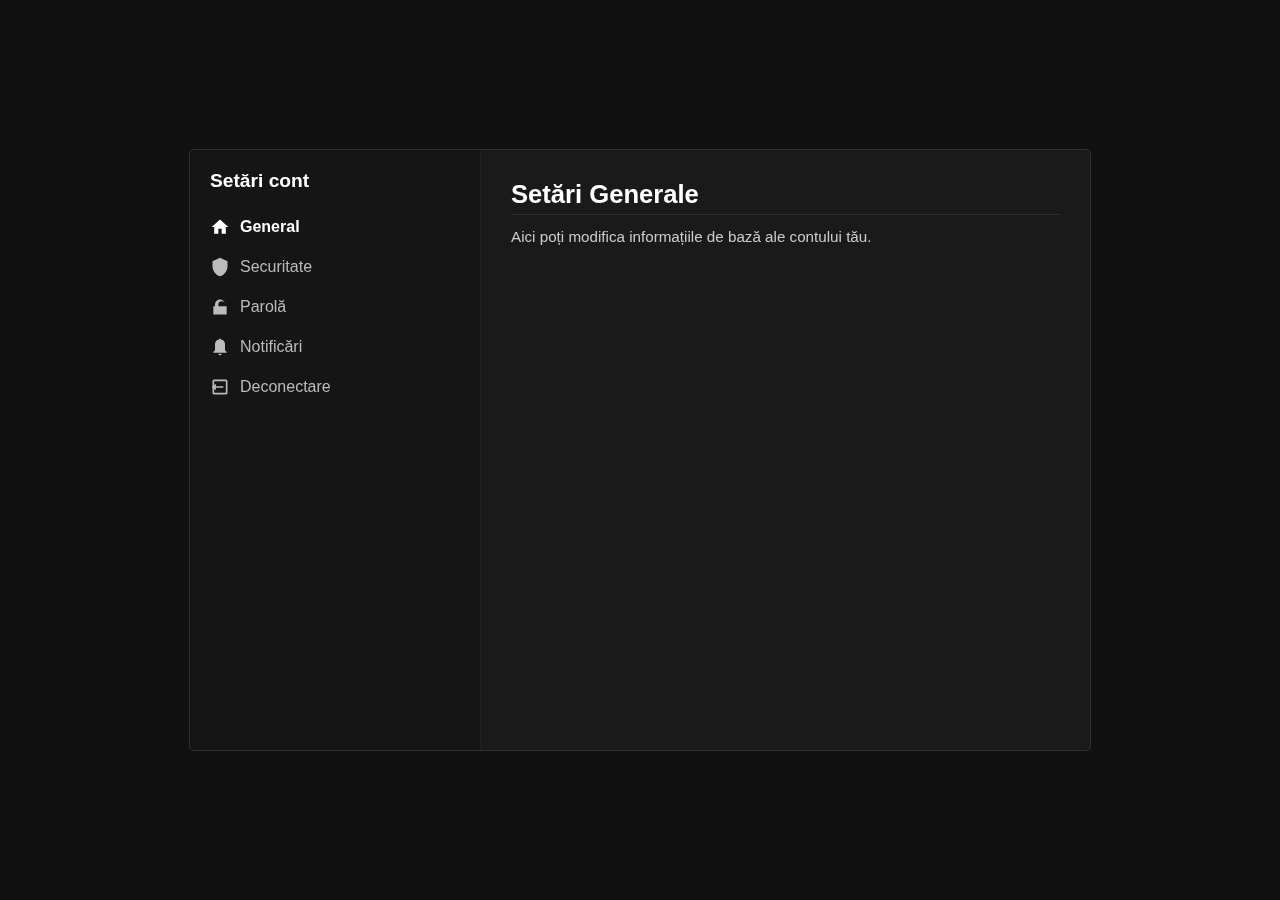
<file: dashboard-alts/account-settings.html>
<!DOCTYPE html>
<html lang = "en-EN">
<head>
    <meta charset = "UTF-8" />
    <meta name = "viewport" content = "width=device-width, initial-scale=1.0">
    <meta name = "description" content = "iTEC Cometition - Web Full Stack-Development">
    <meta name = "author" content = "(c) negatiwe and shinsetsu">
    <meta name = "keywords" content = "itec, competition, programming, web, development">
    <meta name = "version" content = "1.0.0">
    <link rel = "stylesheet" type = "text/css" href = "/stylesheet/default.css">
    <link rel = "stylesheet" type = "text/css" href = "/dashboard-alts/stylesheet/account-settings.css">
    <link rel = "icon" type = "image/png" href = "/media/web-icon.png">
    <title>iTEC - Your Profile</title>
</head>
<body>
    <div class = "settings-container">
        <div class = "settings-sidebar">
            <nav class = "settings-nav">
                <h3>Setări cont</h3>
                <ul>
                    <li class = "nav-item active" data-section = "general">
                        <svg class = "nav-icon" viewBox = "0 0 24 24">
                            <path fill = "currentColor" d = "M10 20v-6h4v6h5v-8h3L12 3 2 12h3v8z"/>
                        </svg>
                        General
                    </li>
    
                    <li class = "nav-item" data-section = "securitate">
                        <svg class = "nav-icon" viewBox = "0 0 24 24">
                            <path fill = "currentColor" d = "M12 1L3 5v6c0 5.55 3.84 10.74 9 12 5.16-1.26 9-6.45 9-12V5l-9-4z"/>
                        </svg>
                        Securitate
                    </li>
    
                    <li class = "nav-item" data-section = "parola">
                        <svg class = "nav-icon" viewBox = "0 0 24 24">
                            <path fill = "currentColor" d = "M12 17a2 2 0 1 0 0-4 2 2 0 0 0 0 4zm6-6V9a6 6 0 0 0-12 0v2H4v10h16V11h-2zm-8-2a4 4 0 0 1 8 0v2H10V9z"/>
                        </svg>
                        Parolă
                    </li>
    
                    <li class = "nav-item" data-section = "notificari">
                        <svg class = "nav-icon" viewBox = "0 0 24 24">
                            <path fill = "currentColor" d = "M12 22a2 2 0 0 0 2-2H10a2 2 0 0 0 2 2zm6-6V9a6 6 0 0 0-5-5.91V2h-2v1.09A6 6 0 0 0 6 9v7L4 18v1h16v-1l-2-2z"/>
                        </svg>
                        Notificări
                    </li>
    
                    <li class = "nav-item" data-section = "logout">
                        <svg class = "nav-icon" viewBox = "0 0 24 24">
                            <path fill = "currentColor" d = "M16 13v-2H7V8l-5 4 5 4v-3h9zm3-10H5c-1.1 0-2 .9-2 2v6h2V5h14v14H5v-6H3v6c0 1.1.9 2 2 2h14c1.1 0 2-.9 2-2V5c0-1.1-.9-2-2-2z"/>
                        </svg>
                        Deconectare
                    </li>
                </ul>
    
            </nav>
        </div>
    
        <div class = "settings-content" id = "settings-content">
            <!-- GENERAL -->
            <div class = "settings-section" id = "section-general">
                <h2>Setări Generale</h2>
                <p>Aici poți modifica informațiile de bază ale contului tău.</p>
            </div>
    
            <!-- SECURITATE -->
            <div class = "settings-section hidden" id = "section-securitate">
                <h2>Securitate</h2>
                <p>Gestionează autentificarea în doi pași, sesiuni și alte opțiuni.</p>
            </div>
    
            <!-- PAROLĂ -->
            <div class = "settings-section hidden" id = "section-parola">
                <h2>Schimbă Parola</h2>
                <form>
                    <label for = "old-pass">Parola veche</label>
                    <input type = "password" id = "old-pass" placeholder = "Parola actuală">
    
                    <label for = "new-pass">Parola nouă</label>
                    <input type = "password" id = "new-pass" placeholder = "Parola nouă">
    
                    <label for = "confirm-pass">Confirmă parola</label>
                    <input type = "password" id = "confirm-pass" placeholder = "Reintrodu parola">
    
                    <button type = "submit">Salvează modificările</button>
                </form>
            </div>
    
            <!-- NOTIFICĂRI -->
            <div class = "settings-section hidden" id = "section-notificari">
                <h2>Notificări</h2>
                <p>Configurează ce tipuri de notificări dorești să primești.</p>
            </div>
    
            <!-- DECONTECTARE -->
            <div class = "settings-section hidden" id = "section-logout">
                <h2>Deconectare</h2>
                <p>Te poți deconecta de pe toate sesiunile active.</p>
                <button>Deconectează-mă</button>
            </div>
        </div>
    </div>
    <script src = "/javascript/jquery-3.7.1.min.js"></script>
    <script src = "/javascript/account-settings.js"></script>
</body>
</html>
</file>
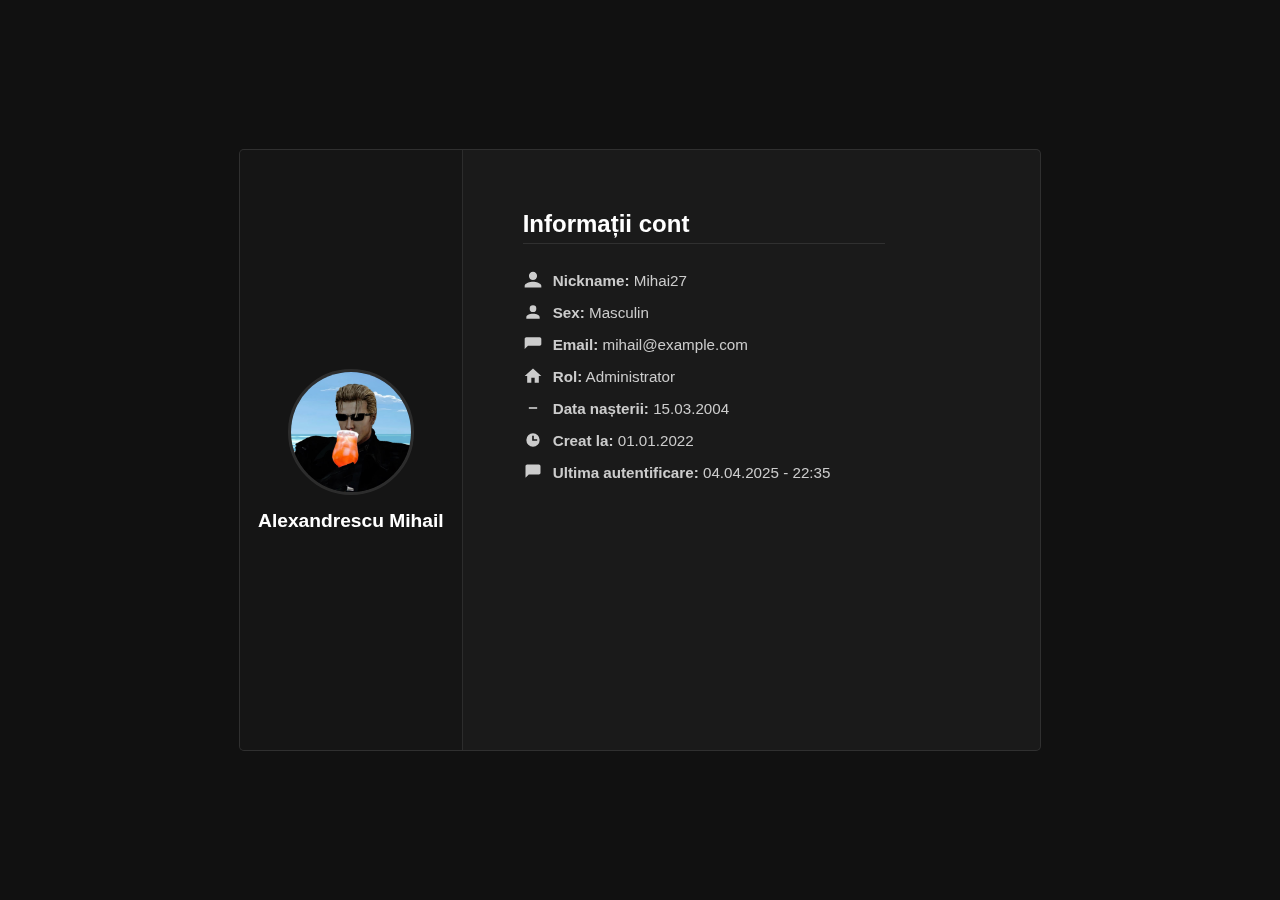
<file: dashboard-alts/your-account.html>
<!DOCTYPE html>
<html lang = "en-EN">
<head>
    <meta charset = "UTF-8" />
    <meta name = "viewport" content = "width = device-width, initial-scale = 1.0">
    <meta name = "description" content = "iTEC Cometition - Web Full Stack-Development">
    <meta name = "author" content = "(c) negatiwe and shinsetsu">
    <meta name = "keywords" content = "itec, competition, programming, web, development">
    <meta name = "version" content = "1.0.0">
    <link rel = "stylesheet" type = "text/css" href = "/stylesheet/default.css">
    <link rel = "stylesheet" type = "text/css" href = "/dashboard-alts/stylesheet/your-account.css">
    <link rel = "icon" type = "image/png" href = "/media/web-icon.png">
    <title>iTEC - Your Profile</title>
</head>
<body>
    <div class="profile-container">
        <div class="profile-sidebar">
            <div class="profile-info">
                <img src="/media/profile-picture.jpg" alt="Profile Photo">
                <h3>Alexandrescu Mihail</h3>
            </div>
        </div>
        <div class="profile-body">
            <div class="profile-body">
                <h2>Informații cont</h2>
                <div class="info-list">

                    <div class="info-item">
                        <svg class="icon" viewBox="0 0 24 24"><path fill="currentColor" d="M12 12c2.7 0 4.88-2.18 4.88-4.88S14.7 2.24 12 2.24 7.12 4.42 7.12 7.12 9.3 12 12 12m0 2c-3.34 0-10 1.67-10 5v2h20v-2c0-3.33-6.66-5-10-5z"/></svg>
                        <span><strong>Nickname:</strong> Mihai27</span>
                    </div>

                    <div class="info-item">
                        <svg class="icon" viewBox="0 0 24 24">
                            <path fill="currentColor" d="M12 4a4 4 0 1 1 0 8 4 4 0 0 1 0-8zm0 10c-4.42 0-8 1.79-8 4v2h16v-2c0-2.21-3.58-4-8-4z"/>
                        </svg>
                        <span><strong>Sex:</strong> Masculin</span>
                    </div>

                    <div class="info-item">
                        <svg class="icon" viewBox="0 0 24 24"><path fill="currentColor" d="M20 4H4c-1.1 0-1.99.9-1.99 2L2 18l4-4h14c1.1 0 2-.9 2-2V6c0-1.1-.9-2-2-2z"/></svg>
                        <span><strong>Email:</strong> mihail@example.com</span>
                    </div>

                    <div class="info-item">
                        <svg class="icon" viewBox="0 0 24 24"><path fill="currentColor" d="M10 20v-6h4v6h5v-8h3L12 3 2 12h3v8z"/></svg>
                        <span><strong>Rol:</strong> Administrator</span>
                    </div>

                    <div class="info-item">
                        <svg class="icon" viewBox="0 0 24 24"><path fill="currentColor" d="M7 11h10v2H7v-2z"/></svg>
                        <span><strong>Data nașterii:</strong> 15.03.2004</span>
                    </div>

                    <div class="info-item">
                        <svg class="icon" viewBox="0 0 24 24"><path fill="currentColor" d="M12 4a8 8 0 1 1 0 16 8 8 0 0 1 0-16zm1 8V7h-2v6h6v-2h-4z"/></svg>
                        <span><strong>Creat la:</strong> 01.01.2022</span>
                    </div>

                    <div class="info-item">
                        <svg class="icon" viewBox="0 0 24 24"><path fill="currentColor" d="M19 3H5c-1.1 0-2 .9-2 2v14l4-4h12c1.1 0 2-.9 2-2V5c0-1.1-.9-2-2-2z"/></svg>
                        <span><strong>Ultima autentificare:</strong> 04.04.2025 - 22:35</span>
                    </div>
                </div>
            </div>
        </div>
    </div>
</body>
</html>
</file>
<file: stylesheet/account-settings.css>
body {
    margin: 0;
    padding: 0;
    font-family: var(--space-grotesk-b), sans-serif;
    background-color: #0d0f11;
    color: #f2f3f5;
    min-width: 550px;
}

.account-settings-wrapper {
    display: flex;
    height: 100vh;

    background: linear-gradient(145deg, #0a0c0e, #1a1d21);
}

.account-sidebar {
    background: rgba(20, 22, 25, 0.85);
    backdrop-filter: blur(10px);
    width: 260px;
    padding: 20px;
    display: flex;
    flex-direction: column;
    transition: transform 0.3s ease-in-out;
    z-index: 999;
    box-shadow: 2px 0 12px rgba(0, 0, 0, 0.4);
}

.sidebar-header {
    display: flex;
    justify-content: space-between;
    align-items: center;
    position: relative;
    margin-bottom: 24px;
}

.sidebar-title {
    font-size: 1.4rem;
    font-weight: 700;
    color: #d4d7dc;
}

.burger-btn {
    background: none;
    border: none;
    color: #d4d7dc;
    cursor: pointer;
    padding: 8px;
    display: none;
}

.sidebar-items-wrapper {
    display: flex;
    flex-direction: column;
    gap: 10px;
}

.sidebar-item {
    padding: 12px 16px;
    border-radius: 12px;
    background: rgba(255, 255, 255, 0.03);
    color: #b0b3b8;
    transition: all 0.2s ease;
    cursor: pointer;
    font-weight: 500;
}

.sidebar-item:hover {
    background: rgba(255, 255, 255, 0.07);
    color: #fff;
}

.sidebar-item.active {
    background: #5865f2;
    color: #fff;
}

.account-settings-content {
    flex-grow: 1;
    padding: 30px;
    overflow-y: auto;
    background-color: #111315;
}

.settings-section {
    display: none;
}

.settings-section.active {
    display: block;
}

.settings-box {
    background: rgba(255, 255, 255, 0.03);
    padding: 24px;
    border-radius: 16px;
    box-shadow: 0 4px 20px rgba(0, 0, 0, 0.4);
    transition: all 0.3s ease;
}

/* Scrollbar */
.account-settings-content::-webkit-scrollbar {
    width: 8px;
}

.account-settings-content::-webkit-scrollbar-thumb {
    background-color: #2a2d31;
    border-radius: 4px;
}

/* RESPONSIVE */
@media (max-width: 768px) {
    .account-sidebar {
        position: fixed;
        top: 0;
        left: 0;
        height: 100%;
        width: 260px;
        transform: translateX(-100%);
        transition: transform 0.3s ease-in-out;
    }

    .account-sidebar.open {
        transform: translateX(0);
    }

    /* Show burger button in sidebar header */
    .burger-btn {
        display: block;
        position: absolute;
        right: 0;
        top: 0;
    }

    .sidebar-header {
        padding-right: 40px;
    }

    .account-settings-content {
        padding: 20px 16px;
        width: 100%;
    }
}

.profile-box {
    display: flex;
    flex-direction: column;
    gap: 24px;
}

.profile-header {
    display: flex;
    align-items: center;
    gap: 20px;
}

.profile-avatar {
    width: 90px;
    height: 90px;
    border-radius: 50%;
    object-fit: cover;
    border: 2px solid #5865f2;
    box-shadow: 0 0 12px rgba(0, 0, 0, 0.5);
}

.profile-info {
    display: flex;
    flex-direction: column;
}

.profile-name {
    margin: 0;
    font-size: 1.6rem;
    font-weight: 600;
    color: #fff;
}

.profile-rank {
    color: #a3a6ac;
    font-size: 0.95rem;
    margin-top: 4px;
}

.profile-details {
    display: flex;
    flex-direction: column;
    gap: 12px;
}

.detail-item {
    display: flex;
    justify-content: space-between;
    font-size: 1rem;
    padding-bottom: 6px;
    border-bottom: 1px solid rgba(255, 255, 255, 0.05);
}

.label {
    font-weight: 500;
    color: #aab0b6;
}

.value {
    color: #f2f3f5;
}

/* SECURITY */

.security-box {
    display: flex;
    flex-direction: column;
    gap: 20px;
}

.section-title {
    font-size: 1.3rem;
    font-weight: 600;
    margin: 0;
}

.section-description {
    color: #aab0b6;
    font-size: 0.95rem;
    line-height: 1.4;
}

.twofa-toggle {
    display: flex;
    justify-content: space-between;
    align-items: center;
    padding: 16px;
    background: rgba(255, 255, 255, 0.03);
    border-radius: 12px;
}

.twofa-label {
    font-size: 1rem;
    font-weight: 500;
}

.twofa-button {
    padding: 8px 16px;
    border: none;
    border-radius: 8px;
    font-weight: 600;
    cursor: pointer;
    transition: background 0.3s, color 0.3s;
}

.twofa-button.activated {
    background-color: #3ba55d;
    color: #fff;
}

.twofa-button.deactivated {
    background-color: #4f545c;
    color: #d4d7dc;
}

.disable-2fa-section {
    display: flex;
    flex-direction: column;
    gap: 16px;
    margin-top: 16px;
    padding: 20px;
    background: linear-gradient(135deg, rgba(30, 32, 36, 0.6), rgba(18, 20, 24, 0.6));
    border-radius: 16px;
    box-shadow: 0 0 10px rgba(0, 0, 0, 0.4);
    border: 1px solid rgba(255, 255, 255, 0.04);
    backdrop-filter: blur(6px);
}

.disable-2fa-section .section-description {
    font-size: 1rem;
    color: #c1c6cb;
    margin: 0;
}

.disable-2fa-form {
    display: flex;
    gap: 14px;
    align-items: center;
    flex-wrap: wrap;
    width: 100%;
}

.disable-2fa-form input {
    flex: 1;
    padding: 12px 16px;
    border-radius: 10px;
    border: 1px solid #3c3f45;
    background-color: #131519;
    color: #f2f3f5;
    font-size: 1rem;
    outline: none;
    box-shadow: inset 0 0 4px rgba(0, 0, 0, 0.3);
    transition: border 0.3s ease;
}

.disable-2fa-form input:focus {
    border-color: #5865f2;
}

.disable-2fa-form input::placeholder {
    color: #7d8288;
}

.disable-btn {
    background: linear-gradient(135deg, #5865f2, #4752c4);
    color: white;
    padding: 12px 24px;
    border: none;
    border-radius: 10px;
    font-weight: 600;
    cursor: pointer;
    transition: all 0.3s ease;
    box-shadow: 0 4px 10px rgba(0, 0, 0, 0.3);
}

.disable-btn:hover {
    background: linear-gradient(135deg, #4752c4, #5865f2);
    transform: scale(1.05);
}

.hidden {
    display: none;
}

/* SECURITY ENDS */

/* UNI */

.university-box {
    display: flex;
    flex-direction: column;
    gap: 20px;
}

.section-title {
    font-size: 1.3rem;
    font-weight: 600;
    margin: 0;
}

.section-description {
    color: #aab0b6;
    font-size: 0.95rem;
    line-height: 1.4;
}

.university-detail {
    display: flex;
    justify-content: space-between;
    align-items: center;
    padding: 16px;
    background: rgba(255, 255, 255, 0.03);
    border-radius: 12px;
    font-size: 1rem;
    font-weight: 500;
}

.university-detail .label {
    color: #aab0b6;
}

.university-detail .value {
    color: #f2f3f5;
    font-weight: 600;
}

.interest-topics-box {
    display: flex;
    flex-direction: column;
    gap: 10px;
}

.section-subtitle {
    font-size: 1.1rem;
    font-weight: 600;
    color: #f2f3f5;
    margin: 0;
}

.selected-interests {
    display: flex;
    flex-wrap: wrap;
    gap: 8px;
}

.interest-tag {
    display: inline-flex;
    align-items: center;
    background-color: #5865f2;
    color: white;
    padding: 6px 12px;
    border-radius: 20px;
    margin: 4px;
    font-size: 14px;
}

.no-interests {
    color: #aaa;
    font-style: italic;
    margin: 4px;
    display: inline-block;
}

.remove-tag {
    margin-left: 8px;
    cursor: pointer;
    font-weight: bold;
    color: #bbb;
    transition: color 0.2s ease;
}

.remove-tag:hover {
    color: red;
}


.interest-select-box {
    display: flex;
    flex-direction: column;
    gap: 8px;
}

.interest-tag {
    display: flex;
    justify-content: center;
    align-items: center;
}

.big-dropdown {
    padding: 12px 16px;
    font-size: 1rem;
    border-radius: 10px;
    border: 1px solid #555;
    background-color: #0d0f11;
    color: #f2f3f5;
    cursor: pointer;
}

.interest-live-preview {
    display: flex;
    flex-wrap: wrap;
    gap: 10px;
    margin-top: 10px;
    padding: 12px;
    background: rgba(255, 255, 255, 0.02);
    border-radius: 12px;
    min-height: 50px;
}

#saveInterestsBtn {
    margin-top: 16px;
    background-color: #5865f2;
    color: white;
    padding: 10px 20px;
    font-weight: 600;
    border: none;
    border-radius: 8px;
    cursor: pointer;
    transition: background 0.3s ease;
}

#saveInterestsBtn:hover {
    background-color: #4752c4;
}

.university-edit-box {
    margin-top: 10px;
    padding: 20px;
    background: rgba(255, 255, 255, 0.03);
    border-radius: 12px;
    display: flex;
    flex-direction: column;
    gap: 16px;
}

.university-edit-box label {
    font-weight: 500;
    color: #aab0b6;
    margin-bottom: 4px;
}

.university-edit-box input,
.university-edit-box select,
.university-edit-box textarea {
    padding: 10px 12px;
    font-size: 1rem;
    border-radius: 8px;
    border: 1px solid #555;
    background-color: transparent;
    color: #f2f3f5;
    outline: none;
    resize: vertical;
}

.university-edit-box select {
    cursor: pointer;
    background-color: #0d0f11;
    color: #f2f3f5;
}

.university-edit-box .save-btn {
    align-self: flex-start;
    background-color: #5865f2;
    color: white;
    padding: 10px 20px;
    font-weight: 600;
    border: none;
    border-radius: 8px;
    cursor: pointer;
    transition: background 0.3s ease;
}

.university-edit-box .save-btn:hover {
    background-color: #4752c4;
}

/* UNI ENDS */

.preferences-box {
    display: flex;
    flex-direction: column;
    gap: 20px;
}

.section-title {
    font-size: 1.3rem;
    font-weight: 600;
    margin: 0;
}

.section-description {
    color: #aab0b6;
    font-size: 0.95rem;
    line-height: 1.4;
}

.avatar-upload-container {
    display: flex;
    flex-direction: column;
    align-items: center;
    gap: 16px;
    background: rgba(255, 255, 255, 0.03);
    padding: 20px;
    border-radius: 16px;
}

.avatar-preview {
    width: 120px;
    height: 120px;
    border-radius: 50%;
    object-fit: cover;
    border: 3px solid #5865f2;
    box-shadow: 0 0 12px rgba(0, 0, 0, 0.5);
}

.upload-btn {
    background: linear-gradient(135deg, #5865f2, #4752c4);
    color: white;
    padding: 10px 20px;
    border-radius: 12px;
    font-weight: 600;
    cursor: pointer;
    transition: all 0.3s ease;
    box-shadow: 0 4px 10px rgba(0, 0, 0, 0.3);
}

.upload-btn:hover {
    background: linear-gradient(135deg, #4752c4, #5865f2);
    transform: scale(1.05);
}


@media (max-width: 768px) {
    #profile {
        height: auto;
        overflow-y: hidden;
        margin-top: 25px;
        border-radius: 10px;
    }

    .settings-box.profile-box {
        padding: 15px 8px;
        height: 100%;
        box-shadow: none;
    }

    .profile-header {
        flex-direction: column;
        align-items: center;
        text-align: center;
    }

    .profile-info {
        align-items: center;
    }

    .profile-avatar {
        width: 100px;
        height: 100px;
    }

    .detail-item {
        flex-direction: column;
        align-items: flex-start;
        gap: 4px;
    }

    .detail-item .value {
        font-weight: 600;
        font-size: 0.95rem;
    }

    .settings-box {
        margin-top: 25px;
    }

    #university {
        height: auto;
    }
}
</file>
<file: stylesheet/default.css>
:root {

    /* - NAV - */
    /* - COLORS - */
    --primary-button-color: floralwhite;
    --secondary-button-color: #000000;
    --golden-color-button: #ECBF32;
    --burger-button-color: floralwhite;

    --background-gray: rgb(10, 10, 10);
    --gray-border: rgba(200, 200, 200, 0.5);
    --white: #DDDDDD;

    /* - FONTS & SIZES - */
    --primary-font: "Lato-900";
    --secondary-font-m: "FunnelDisplay-Medium";
    --secondary-font-r: "FunnelDisplay-Regular";
    --bold-font: "BebasNeue";
    --hero-font: "VoxRound-Bold";
    --terminal-font: "Terminal";

    --space-grotesk-r: "SpaceGrotesk-R";
    --space-grotesk-b: "SpaceGrotesk-B";

    /* ADD-ON */
    --even-page: rgb(10, 10, 10);
    --odd-page: rgb(10, 10, 10);
}

* {
    margin: 0;
    padding: 0;
}

body {
    user-select: none;
    min-width: 412px;
    background: rgb(10, 10, 10);
}

@font-face {
    font-family: "Lato-900";
    src: url("../fonts/Lato-Black-900.ttf") format("opentype");
}

@font-face {
    font-family: "FunnelDisplay-Medium";
    src: url("../fonts/FunnelDisplay-Medium.ttf") format("opentype");
}

@font-face {
    font-family: "FunnelDisplay-Regular";
    src: url("../fonts/FunnelDisplay-Regular.ttf") format("opentype");
}

@font-face {
    font-family: "VoxRound-Bold";
    src: url("../fonts/VoxRound-BoldItalic.ttf") format("opentype");
}

@font-face {
    font-family: "VoxRound-Medium";
    src: url("../fonts/VoxRoundWide-MedIt.ttf") format("opentype");
}

@font-face {
    font-family: "BebasNeue";
    src: url("../fonts/BebasNeue-Regular.ttf") format("opentype");
}

@font-face {
    font-family: "Terminal";
    src: url("../fonts/JetBrainsMonoNL-Medium.ttf") format("opentype");
}

@font-face {
    font-family: "SpaceGrotesk-B";
    src: url("../fonts/SpaceGrotesk-Bold.ttf") format("opentype");
}

@font-face {
    font-family: "SpaceGrotesk-R";
    src: url("../fonts/SpaceGrotesk-Regular.ttf") format("opentype");
}
</file>
<file: stylesheet/authentication.css>
body {
    display: flex;
    justify-content: center;
    align-items: center;

    width: 100%;
    height: 100vh;
    min-height: 700px;
}

.authentication-form {
    width: 400px;
    height: 455px;

    display: flex;
    align-items: center;
    flex-direction: column;

    background: rgba(30, 30, 30, 0.75);
    -webkit-backdrop-filter: blur(20px);
    backdrop-filter: blur(20px);
    border: 1px solid rgba(255, 255, 255, 0.1);
    color: #ddd;
    border-radius: 5px;
}

.text-container {
    display: flex;
    flex-direction: column;
    text-align: center;

    width: 90%;
    margin-top: 30px;
    margin-bottom: 30px;
}

.title {
    font-family: var(--hero-font), sans-serif;
    font-size: 30px;
}

.description {
    font-family: var(--secondary-font-m), sans-serif;
    font-size: 15px;
}

.label {
    position: relative;
    width: 250px;
    display: flex;
    border-radius: 6px;
    border: 2px solid #3d3d3d;
    padding: 15px 8px 15px 10px;
    margin: 3px;
}

.icon {
    position: absolute;
    top: 50%;
    margin-left: 15px;
    transform: translate(-50%, -50%);
    transition: all 0.3s ease;
    color: #c5c5c5;
}

.input {
    background-color: transparent;
    outline: none;
    border: none;
    color: #c5c5c5;
    font-size: 16px;
    padding-left: 35px;
}

.input-container {
    display: flex;
    align-items: center;
    flex-direction: column;
}

.authentication-button {
    background-color: #ffffff00;
    color: #fff;
    width: 180px;
    height: 2.5em;
    border: #3654ff 0.2em solid;
    border-radius: 7px;
    text-align: right;
    transition: all 0.6s ease;
    font-family: var(--hero-font), sans-serif;
    font-size: 16px;
    margin-top: 15px;
}

.authentication-button:hover {
    background-color: #3654ff;
    cursor: pointer;
}

.authentication-button svg {
    width: 1.6em;
    margin: -0.2em 0.8em 1em;
    position: absolute;
    display: flex;
    transition: all 0.6s ease;
}

.authentication-button:hover svg {
    transform: translateX(5px);
}

.text {
    margin: 0 1.5em
}

.social-message {
    display: flex;
    align-items: center;
    padding-top: 1rem;
    margin-bottom: 10px;
}

.line {
    height: 1px;
    flex: 1 1 0;
    min-width: 30px;
    background-color: rgba(55, 65, 81, 1);
}

.social-message .message {
    padding-left: 0.75rem;
    padding-right: 0.75rem;
    font-size: 0.88rem;
    line-height: 1.25rem;
    color: rgba(156, 163, 175, 1);
    font-family: var(--secondary-font-m), sans-serif;
}

.google-auth-button {
    max-width: 320px;
    display: flex;
    padding: 0.5rem 1.4rem;
    font-size: 0.875rem;
    line-height: 1.25rem;
    font-weight: 700;
    text-align: center;
    text-transform: uppercase;
    vertical-align: middle;
    align-items: center;
    border-radius: 0.5rem;
    border: 1px solid rgba(0, 0, 0, 0.25);
    gap: 0.75rem;
    color: rgb(65, 63, 63);
    background-color: #fff;
    cursor: pointer;
    transition: all .6s ease;
}

.google-auth-button svg {
    height: 24px;
}

.google-auth-button:hover {
    transform: scale(1.02);
}

.signup-link {
    font-family: var(--secondary-font-m), sans-serif;
    font-size: 0.88rem;
    color: rgba(156, 163, 175, 1);
    margin-top: 7px;
}

.password-eye {
    position: absolute;
    right: 10px;
    top: 50%;
    transform: translateY(-50%);
    cursor: pointer;
    color: #666;
    width: 24px;
    height: 24px;
    display: none;
}

.password-eye::after {
    content: "";
    position: absolute;
    width: 0px;
    height: 2px;
    background: rgb(65, 63, 63);
    transform: rotate(45deg);
    top: 45%;
    left: 0;
    transition: width 0.3s ease-in-out;
}

.password-eye.eye-active::after {
    width: 25px;
}

input:-webkit-autofill,
input:-webkit-autofill:hover,
input:-webkit-autofill:focus,
input:-webkit-autofill:active{
    -webkit-background-clip: text;
    -webkit-text-fill-color: #c5c5c5;
    transition: background-color 5000s ease-in-out 0s;
    box-shadow: inset 0 0 20px 20px #23232329;
}
</file>
<file: stylesheet/notifications.css>
.notification {
    width: 330px;
    height: 80px;
    border-radius: 8px;
    box-sizing: border-box;
    padding: 10px 15px;
    background: rgba(30, 30, 30, 0.75);
    -webkit-backdrop-filter: blur(20px);
    backdrop-filter: blur(20px);
    border: 1px solid rgba(255, 255, 255, 0.1);
    box-shadow: rgba(149, 157, 165, 0.2) 0px 8px 24px;
    position: fixed;
    overflow: hidden;
    display: none;
    align-items: center;
    justify-content: space-around;
    gap: 15px;
    top: 20px;
    right: 20px;
    z-index: 9999;
}

.icon-container {
    width: 35px;
    height: 35px;
    display: flex;
    justify-content: center;
    align-items: center;
    border-radius: 20%;
    margin-left: 8px;
}

.icon {
    width: 17px;
    height: 17px;
}

.message-text-container {
    display: flex;
    flex-direction: column;
    justify-content: center;
    align-items: flex-start;
    flex-grow: 1;
    font-family: var(--secondary-font-r), sans-serif;
}

.message-text,
.sub-text {
    margin: 0;
    cursor: default;
}

.message-text {
    font-size: 17px;
    font-weight: 700;
    font-family: var(--hero-font), sans-serif;
}

.sub-text {
    font-size: 14px;
    color: var(--white);
}

.cross-icon {
    width: 18px;
    height: 18px;
    color: var(--white);
    cursor: pointer;
}

.progress-container {
    position: absolute;
    bottom: 0;
    left: 0;
    width: 100%;
    height: 2px;
    background-color: rgba(30, 30, 30, 0.75);
    overflow: hidden;
}

.progress-bar {
    width: 100%;
    height: 100%;
    transition: width linear;
}
</file>
<file: stylesheet/dashboard.css>
:root {
    --background-color: rgb(10, 10, 10);
    --border-color: rgb(15, 15, 15);
    --content-background-color: rgb(7, 7, 7);
    --dark-color: hsl(0, 0%, 10%);
    --input-grey: #bdbecb;

    --fill: #0000;
    --fill-hover: hsla(0, 0%, 45%, 0.1);
    --fill-active: hsl(0, 0%, 10%);
    --txt: #eee;
    --br: 0.325rem;
    --gap: 0.275rem;
}

.dashboard-container {
    display: flex;
    width: 100%;
    height: 100vh;
    overflow: hidden;
}

.left-container {
    min-width: 400px;
    height: 100%;
    background-color: var(--background-color);
    border-right: 2px solid var(--border-color);
}

.right-container {
    width: 100%;
    height: 100%;

    display: flex;
    flex-direction: column;
}

.header {
    min-height: 75px;
    width: 100%;
    background-color: var(--background-color);
    border-bottom: 2px solid var(--border-color);
}

.content {
    width: 100%;
    height: 100%;
    background-color: var(--content-background-color);
}

.logo-container {
    display: flex;
    align-items: center;
    justify-content: center;
    min-height: 75px;
    border-bottom: 2px solid var(--border-color);
}

.dashboard-buttons-container {
    width: 100%;
    height: 90%;
}

.category {
    display: flex;
    flex-direction: column;
    margin-top: 15px;
}

.category-title svg {
    width: 50px;
    height: auto;
}

.arrow-icon {
    path:nth-child(2) {
        d: path('M14.5 4H3.5H4');
    }

    path {
        transition: 0.25s ease;
    }

    &:hover {
        path:nth-child(1) {
            d: path('M15 4H4V4');
        }

        path:nth-child(2) {
            d: path('M14.5 4H3.5H0');
            transform: translateX(4px);
        }

        path:nth-child(3) {
            transform: translateX(4px);
        }
    }
}

.arrow-icon.hover path:nth-child(1) {
    d: path('M15 4H4V4');
}

.arrow-icon.hover path:nth-child(2) {
    d: path('M14.5 4H3.5H0');
    transform: translateX(4px);
}

.arrow-icon.hover path:nth-child(3) {
    transform: translateX(4px);
}

.category-title span {
    color: var(--white);
    font-family: var(--hero-font), sans-serif;
    font-size: 1.8rem;
    letter-spacing: 3px;
}

.category-button {
    color: var(--white);
    font-family: var(--secondary-font-m), sans-serif;
    font-size: 1.1rem;

    display: flex;
    justify-content: center;
    align-items: center;
    margin-top: 7px;
}

button {
    font-weight: 800;
    cursor: pointer;
    position: relative;
    border: none;
    background: none;
    text-transform: uppercase;
    transition-timing-function: cubic-bezier(0.25, 0.8, 0.25, 1);
    transition-duration: 400ms;
    transition-property: color;
    letter-spacing: 3px;
}

button:focus,
button:hover {
    color: var(--white);
}

button:focus:after,
button:hover:after {
    width: 100%;
    left: 0%;
}

button:after {
    content: "";
    pointer-events: none;
    bottom: -2px;
    left: 50%;
    position: absolute;
    width: 0%;
    height: 2px;
    background-color: var(--white);
    transition-timing-function: cubic-bezier(0.25, 0.8, 0.25, 1);
    transition-duration: 400ms;
    transition-property: width, left;
}

.header {
    display: flex;
    justify-content: space-between;
}

.search-container {
    width: 30%;
    display: flex;
    justify-content: center;
    align-items: center;
}

.user-profile-container {
    width: 30%;
    display: flex;
}

.group {
    display: flex;
    line-height: 28px;
    align-items: center;
    position: relative;
    width: 300px;
}

.input {
    font-family: var(--secondary-font-m), sans-serif;
    width: 100%;
    height: 45px;
    padding-left: 2.5rem;
    box-shadow: 0 0 0 1.5px #202026, 0 0 25px -17px #000;
    border: 0;
    border-radius: 12px;
    background-color: var(--dark-color);
    outline: none;
    color: var(--input-grey);
    transition: all 0.25s cubic-bezier(0.19, 1, 0.22, 1);
    cursor: text;
    z-index: 0;
}

.input::placeholder {
    color: #bdbecb;
}

.input:hover {
    box-shadow: 0 0 0 2.5px #272831, 0px 0px 25px -15px #000;
}

.input:active {
    transform: scale(0.95);
}

.input:focus {
    box-shadow: 0 0 0 2.5px #272831;
}

.search-icon {
    position: absolute;
    left: 1rem;
    fill: var(--input-grey);
    width: 1rem;
    height: 1rem;
    pointer-events: none;
    z-index: 1;
}

.user-profile-container {
    display: flex;
    align-items: center;
    justify-content: center;
}

.template {
    display: flex;
    padding: 0;
    margin: 0;
    box-sizing: border-box;
    font-size: 0.975rem;
    color: var(--txt);
    font-family: var(--secondary-font-m), sans-serif;
}

.button {
    display: inline-block;
    list-style-type: none;
    list-style: none;
    appearance: none;
    outline: 0;
    border: 0;
    cursor: pointer;
    text-decoration: none;
    font-size: inherit;
    color: inherit;
    white-space: nowrap;
    padding: calc(var(--gap) * 3) calc(var(--gap) * 5);
    text-align: left;
    background-color: var(--fill);
    border-radius: var(--br);
}

.button:hover {
    background-color: var(--fill-hover);
}

.button:focus,
.button:active,
.button.active {
    background-color: var(--fill-active);
}

.popup {
    position: relative;
}

.popup-header {
    display: flex;
    flex-direction: row;
    flex-wrap: nowrap;
    align-items: center;
    gap: calc(var(--gap) * 3);
}

.popup-main {
    position: absolute;
    top: 100%;
    right: 0;
    visibility: hidden;
    margin-top: var(--gap);
    border-radius: var(--br);
    padding: var(--gap);
    background-color: var(--dark-color);
    box-shadow: hsl(0, 0%, 12%) 0px 0px 0px 1px;
    transition: 0.4s;
}

.popup:focus .popup-main {
    margin-top: 1rem;
    visibility: visible;
}

.list-box {
    display: flex;
    flex-direction: column;
}

.icon {
    border-radius: 10px;
}

.button-name {
    margin-left: var(--gap);
}

.dashboard-view-notifications {
    background: none;
    border: none;
    padding: 15px 15px;
    border-radius: 10px;
    cursor: pointer;
}

.dashboard-view-notifications:hover {
/*    TODO: De adaugat culoare la svg pt. hover;*/
}

.dashboard-view-notifications svg {
    color: #fff;
}

.notification-box {
    position: absolute;
    top: 90px;
    right: 10px;
    width: 300px;
    background-color: var(--dark-color);
    color: var(--txt);
    border: 1px solid var(--border-color);
    border-radius: var(--br);
    padding: 1rem;
    box-shadow: 0 4px 20px rgba(0, 0, 0, 0.5);
    z-index: 100;
    transition: opacity 0.2s ease, transform 0.2s ease;
}

.hidden {
    display: none;
}

.notification-content {
    font-size: 0.9rem;
    font-family: var(--secondary-font-m), sans-serif;
    color: var(--white);
    border-left: 4px solid var(--white);
    padding-left: 0.5rem;
    margin-bottom: 10px;
    width: 290px;

    word-break: break-word;
    overflow-wrap: break-word;
}



@media screen and (max-width: 1328px) {
    .group {
        width: 170px;
    }

    .left-container {
        min-width: 300px;
    }
}

@media screen and (max-width: 1087px) {
    .itec-logo {
        width: 150px;
    }

    .left-container {
        min-width: 200px;
    }
}

@media screen and (max-width: 867px) {
    .category-title svg {
        width: 30px;
    }

    .category-title span {
        font-size: 1.3rem;
        letter-spacing: 2px;
    }

    .category-button {
        font-size: 0.8rem;
    }

    .left-container {
        min-width: 170px;
    }
}

@media screen and (max-width: 759px) {
    .group {
        width: 120px;
    }

    .itec-logo {
        width: 120px;
    }
}

@media screen and (max-width: 650px) {

    .itec-logo {
        width: 75px;
    }

    .group {
        display: none;
    }

    .svg-icon {
        width: 40px;

        display: flex;
        flex-direction: column;
        justify-content: center;
        align-items: center;
    }

    .search-container {
        width: 20%;
    }

    .user-profile-container {
        width: 50%;
    }

    button:after {
        background-color: transparent;
    }

    .left-container {
        min-width: 100px;
    }

    .category-button {
        flex-direction: column;
        margin-top: 15px;
    }

    .button-name:hover {
        color: gray;
        transition-duration: 400ms;
    }
}
</file>
<file: stylesheet/otp-verification.css>
body {
    width: 100%;
    height: 100vh;
    display: flex;
    justify-content: center;
    align-items: center;
}

.otp-Form {
    width: 230px;
    height: 300px;

    background: rgba(30, 30, 30, 0.75);
    -webkit-backdrop-filter: blur(20px);
    backdrop-filter: blur(20px);
    border: 1px solid rgba(255, 255, 255, 0.1);
    color: var(--white);

    display: flex;
    flex-direction: column;
    align-items: center;
    justify-content: center;
    padding: 20px 30px;
    gap: 20px;
    position: relative;
    box-shadow: 0px 0px 20px rgba(0, 0, 0, 0.082);
    border-radius: 15px;
}

.mainHeading {
    font-size: 1.7rem;
    color: var(--white);
    font-weight: 700;
    font-family: var(--hero-font), sans-serif;
}

.otpSubheading {
    font-size: 1rem;
    color: var(--white);
    line-height: 17px;
    text-align: center;
    font-family: var(--secondary-font-m), sans-serif;
}

.inputContainer {
    width: 100%;
    display: flex;
    flex-direction: row;
    gap: 10px;
    align-items: center;
    justify-content: center;
}

.otp-input {
    background-color: rgba(10, 10, 10, 0.5);
    width: 30px;
    height: 30px;
    text-align: center;
    border: 1px solid rgba(169, 169, 169, 0.2);
    border-radius: 7px;
    caret-color: rgb(127, 129, 255);
    color: var(--white);
    font-family: var(--secondary-font-m), sans-serif;
    outline: none;
    font-weight: 600;
}

.otp-input:focus,
.otp-input:valid {
    background-color: rgba(169, 169, 169, 0.2);
    transition-duration: .3s;
}

.verifyButton {
    width: 100%;
    height: 30px;
    border: none;
    background-color: #3654ff;
    color: var(--white);
    font-weight: 600;
    cursor: pointer;
    border-radius: 10px;
    transition-duration: .2s;
    font-family: var(--hero-font), sans-serif;
    font-size: 1.2rem;
}

.verifyButton:hover {
    background-color: rgb(46, 65, 171);
    transition-duration: .2s;
}

.resendNote {
    font-size: 0.9em;
    color: var(--white);
    width: 100%;
    display: flex;
    flex-direction: column;
    align-items: center;
    justify-content: center;
    gap: 5px;
    font-family: var(--secondary-font-m), sans-serif;
}

.resendBtn {
    background-color: transparent;
    border: none;
    color: rgba(156, 163, 175, 1);
    cursor: pointer;
    font-size: 0.9em;
    font-weight: 700;
}

#otp-input4 {
    margin-left: 15px;
}
</file>
<file: stylesheet/registration.css>
body {
    margin: 0;
    padding: 0;
    background: linear-gradient(135deg, #0f0f0f, #1a1a1a);
    color: white;
    font-family: 'Segoe UI', Tahoma, sans-serif;
}

.auth-container {
    display: flex;
    align-items: center;
    justify-content: center;
    min-height: 100vh;
    padding: 40px 20px;
}

.auth-content {
    display: flex;
    flex-direction: row;
    gap: 60px;
    max-width: 900px;
    width: 100%;
    background: rgba(255, 255, 255, 0.03);
    border-radius: 16px;
    padding: 40px;
    backdrop-filter: blur(12px);
    box-shadow: 0 0 32px rgba(0, 0, 0, 0.4);
    flex-wrap: wrap;
}

.auth-left, .auth-right {
    flex: 1;
    min-width: 280px;
}

.auth-left h2 {
    font-size: 24px;
    font-weight: 700;
    margin-bottom: 16px;
    font-family: var(--space-grotesk-b, sans-serif);
}

.auth-left p {
    font-size: 16px;
    line-height: 1.6;
    opacity: 0.8;
}

.auth-error {
    margin-top: 20px;
    color: #ff4d4f;
    font-weight: bold;
}

.auth-qr {
    width: 200px;
    height: 200px;
    border-radius: 12px;
    margin-bottom: 20px;
    border: 1px solid rgba(255, 255, 255, 0.1);
}

.auth-form {
    display: flex;
    flex-direction: column;
    gap: 14px;
}

.auth-form label {
    font-size: 14px;
    opacity: 0.8;
    margin-bottom: 2px;
}

.auth-form input {
    padding: 12px;
    border-radius: 8px;
    border: none;
    background: rgba(255, 255, 255, 0.07);
    color: white;
    font-size: 16px;
    outline: none;
}

.auth-form input::placeholder {
    color: rgba(255, 255, 255, 0.4);
}

.auth-form button {
    padding: 12px;
    border: none;
    border-radius: 8px;
    background: rgba(255, 255, 255, 0.1);
    color: white;
    font-weight: 600;
    font-size: 16px;
    cursor: pointer;
    transition: background 0.3s ease;
}

.auth-form button:hover {
    background: rgba(255, 255, 255, 0.25);
    color: black;
}

@media (max-width: 768px) {
    .auth-content {
        flex-direction: column;
        align-items: center;
        padding: 30px 20px;
    }

    .auth-qr {
        margin-left: auto;
        margin-right: auto;
    }

    .auth-left, .auth-right {
        text-align: center;
    }

    .auth-form {
        align-items: center;
    }

    .auth-form label {
        text-align: center;
    }

    .auth-form input {
        width: 100%;
        max-width: 300px;
    }

    .auth-form button {
        max-width: 200px;
    }
}
</file>
<file: stylesheet/studentions.css>
body {
    width: 100%;
    height: 100vh;
    min-width: 500px;
    min-height: 500px;
    display: flex;
    margin: 0;
    padding: 0;
    box-sizing: border-box;
    overflow-y: hidden;
}

.event-list {
    width: 300px;
    background: rgba(255, 255, 255, 0.05);
    border-right: 1px solid rgba(255, 255, 255, 0.1);
    display: flex;
    flex-direction: column;
    height: 100vh;
    position: relative;
    min-height: 0;
}

.btn-glass {
    padding: 10px 20px;
    background: rgba(255, 255, 255, 0.06);
    border: 1px solid rgba(255, 255, 255, 0.2);
    color: var(--white);
    font-size: 15px;
    font-weight: 600;
    border-radius: 10px;
    backdrop-filter: blur(8px);
    box-shadow: 0 0 12px rgba(255, 255, 255, 0.1);
    cursor: pointer;
    transition: all 0.3s ease;
    font-family: var(--space-grotesk-b), sans-serif;
}

.btn-glass:hover {
    background: rgba(255, 255, 255, 0.15);
    box-shadow: 0 0 16px rgba(255, 255, 255, 0.3);
    color: #000;
}

.app-header {
    min-height: 60px;
    padding: 0 16px;
    display: flex;
    align-items: center;
    gap: 8px;
    border-bottom: 1px solid rgba(255, 255, 255, 0.1);
    backdrop-filter: blur(6px);
    color: var(--white);
    font-weight: 500;
    font-size: 16px;
    font-family: var(--space-grotesk-b), sans-serif;
}


.app-header svg {
    flex-shrink: 0;
    color: var(--white);
}


.event-items {
    display: flex;
    flex-direction: column;
    height: 100%;
    overflow: hidden;
    flex: 1;
    overflow-y: auto;
}

.account-warning {
    position: sticky;
    bottom: 0;
    background: rgba(255, 0, 0, 0.08);
    color: #ff4d4f;
    border-top: 1px solid rgba(255, 0, 0, 0.2);
    padding: 10px 16px;
    display: flex;
    align-items: center;
    gap: 8px;
    font-size: 13px;
    font-family: var(--space-grotesk-r), sans-serif;
    font-weight: 500;
    backdrop-filter: blur(4px);
    z-index: 5;
}

.current-user {
    margin-top: auto;
    display: flex;
    justify-content: space-between;
    align-items: center;
    gap: 12px;
    padding: 12px 16px;
    height: 70px;
    border-top: 1px solid rgba(255, 255, 255, 0.1);
    backdrop-filter: blur(6px);
    box-sizing: border-box;
    z-index: 1;
}

.current-user img {
    width: 38px;
    height: 38px;
    border-radius: 50%;
    object-fit: cover;
    border: 2px solid rgba(255, 255, 255, 0.2);
    box-shadow: 0 0 4px rgba(0, 0, 0, 0.2);
}

.user-info {
    display: flex;
    flex-direction: column;
    flex: 1;
    overflow: hidden;
}

.user-fullname {
    font-size: 15px;
    font-weight: 500;
    color: var(--white);
    white-space: nowrap;
    overflow: hidden;
    text-overflow: ellipsis;
    font-family: var(--space-grotesk-b), sans-serif;
    text-transform: uppercase;
}

.user-nickname {
    font-size: 13px;
    opacity: 0.6;
    color: var(--white);
    white-space: nowrap;
    overflow: hidden;
    text-overflow: ellipsis;
    font-family: var(--space-grotesk-r), sans-serif;
}

.settings-btn {
    background: none;
    border: none;
    color: var(--white);
    cursor: pointer;
    padding: 8px;
    border-radius: 6px;
    display: flex;
    align-items: center;
    justify-content: center;
    transition: background 0.2s ease;
    height: 38px;
    width: 38px;
    flex-shrink: 0;
}

.settings-btn:hover {
    background: rgba(255, 255, 255, 0.1);
}

.settings-btn svg {
    width: 20px;
    height: 20px;
}

.event-interface {
    flex: 1;
    display: flex;
    height: 100vh;
}

.chat-event {
    flex: 1;
    display: flex;
    flex-direction: column;
    position: relative;
}

.chat-event-messages {
    flex: 1;
    width: 100%;
    background : rgba( 255, 255, 255,0.05);

    border-radius: 5px;
    overflow-y: auto;
    padding: 10px;
    box-sizing: border-box;
}


.chat-event-input {
    height: 60px;
    display: flex;
    align-items: center;
    padding: 0 10px;
}

.chat-event-input textarea::-webkit-scrollbar {
    width: 8px;
}

.chat-event-input textarea::-webkit-scrollbar-track {
    background: transparent;
}

.chat-event-input textarea::-webkit-scrollbar-thumb {
    background-color: rgba(255, 255, 255, 0.2);
    border-radius: 10px;
    border: 2px solid transparent;
    background-clip: content-box;
}

.chat-event-input textarea::-webkit-scrollbar-thumb:hover {
    background-color: rgba(255, 255, 255, 0.35);
}


.registered-event-users {
    width: 300px;
    background : rgba( 255, 255, 255,0.05);
    border-left: 1px solid rgba(255, 255, 255, 0.1);

}

.chat-message {
    display: flex;
    align-items: flex-start;
    margin-bottom: 15px;
    gap: 10px;
    width: 100%;
}

.chat-message img {
    width: 40px;
    height: 40px;
    border-radius: 50%;
    object-fit: cover;
}

.message-content {
    display: flex;
    flex-direction: column;
    max-width: 100%;
    word-wrap: break-word;
}

.user-name {
    font-weight: bold;
    margin-bottom: 4px;
    color: var(--white);
    font-family: var(--space-grotesk-b);
    text-transform: uppercase;
}

.user-message {
    color: var(--white);
    line-height: 1.4;
    font-family: var(--secondary-font-m), sans-serif;
}

.user-message a {
    color: rgba(255, 255, 255, 0.6);
    text-decoration: none;
    font-weight: 500;
    transition: color 0.2s ease;
}

.user-message a:hover {
    color: rgba(255, 255, 255, 0.85);
    text-decoration: underline;
}

.message-header {
    display: flex;
    align-items: center;
    gap: 8px;
}

.image-message img {
    width: 100%;
    max-width: 200px;
    max-height: 300px;
    height: auto;
    border-radius: 8px;
    object-fit: cover;
    display: block;
    margin-top: 6px;
    box-shadow: 0 0 8px rgba(0, 0, 0, 0.2);
    transition: transform 0.2s ease;
}

.image-message img:hover {
    transform: scale(1.03);
}

.file-message {
    display: flex;
    align-items: center;
    background: rgba(255, 255, 255, 0.06);
    padding: 10px 12px;
    border-radius: 8px;
    margin-top: 6px;
    gap: 10px;
    max-width: 300px;
    color: var(--white);
    transition: background 0.2s ease;
}

.file-message:hover {
    background: rgba(255, 255, 255, 0.12);
}

.file-icon {
    font-size: 24px;
    flex-shrink: 0;
}

.file-info {
    display: flex;
    flex-direction: column;
    overflow: hidden;
}

.file-name {
    font-weight: 600;
    font-size: 14px;
    white-space: nowrap;
    overflow: hidden;
    text-overflow: ellipsis;
    font-family: var(--space-grotesk-r), sans-serif;
}

.file-extension {
    font-size: 12px;
    opacity: 0.6;
    font-family: var(--secondary-font-r), sans-serif;
}

.ai-response img {
    border: 2px solid #00f0ff;
    background-color: rgba(0, 240, 255, 0.1);
}

.ai-response .user-name {
    color: #00f0ff;
    font-family: var(--space-grotesk-b);
}

.message-timestamp {
    display: flex;
    gap: 4px;
    font-size: 0.76em;
    color: #666;
    font-family: var(--space-grotesk-r), sans-serif;
}

.message-date,
.message-hour {
    white-space: nowrap;
}

.chat-event-input {
    height: 70px;
    display: flex;
    align-items: center;
    padding: 10px 15px;
    box-sizing: border-box;
    background: rgba(255, 255, 255, 0.05);
    border-top: 1px solid rgba(255, 255, 255, 0.1);
    backdrop-filter: blur(8px);
    font-family: var(--secondary-font-m), sans-serif;
    color: var(--white);
}

.chat-event-input textarea {
    width: 100%;
    height: 100%;
    resize: none;
    border: none;
    border-radius: 2px;
    padding: 12px 14px;
    font-size: 15px;
    font-family: var(--space-grotesk-r), sans-serif;
    outline: none;
    background: rgba(255, 255, 255, 0.07);
    color: var(--white);
}

.chat-event-input textarea::placeholder {
    color: rgba(255, 255, 255, 0.5);
}

.chat-event-input {
    height: 70px;
    display: flex;
    align-items: center;
    padding: 10px 15px;
    box-sizing: border-box;
    background: rgba(255, 255, 255, 0.05);
    border-top: 1px solid rgba(255, 255, 255, 0.1);
    backdrop-filter: blur(8px);
    gap: 10px;
}

.chat-event-input textarea {
    flex: 1;
    height: auto;
    resize: none;
    border-radius: 10px;
    padding: 10px 12px;
    font-size: 15px;
    outline: none;
    border: none;
    color: var(--white);
}

.chat-actions {
    display: flex;
    gap: 8px;
    height: 100%;
}

.chat-actions button {
    background: rgba(255, 255, 255, 0.08);
    border: none;
    border-radius: 8px;
    padding: 10px;
    display: flex;
    align-items: center;
    justify-content: center;
    cursor: pointer;
    transition: background 0.2s ease;
    color: var(--white);
}

.chat-actions button:hover {
    background: rgba(255, 255, 255, 0.15);
}

.registered-event-users {
    width: 300px;
    background: rgba(255, 255, 255, 0.05);
    border-left: 1px solid rgba(255, 255, 255, 0.1);
    padding: 15px;
    box-sizing: border-box;
    overflow-y: auto;
}

.user-section {
    margin-bottom: 20px;
}

.section-header {
    font-size: 14px;
    font-weight: bold;
    color: var(--white);
    margin-bottom: 10px;
    text-transform: uppercase;
    letter-spacing: 1px;
    opacity: 0.8;
    font-family: var(--space-grotesk-b), sans-serif;
}

.user-list {
    display: flex;
    flex-direction: column;
    gap: 10px;
}

.user-card {
    display: flex;
    align-items: center;
    gap: 10px;
    background: rgba(255, 255, 255, 0.05);
    border-radius: 8px;
    padding: 8px 10px;
    color: var(--white);
    font-size: 15px;
    transition: background 0.2s ease;
    font-family: var(--space-grotesk-r), sans-serif;
}

.user-card:hover {
    background: rgba(255, 255, 255, 0.1);
}

.user-card img {
    width: 32px;
    height: 32px;
    border-radius: 50%;
    object-fit: cover;
}

/* Scrollbar pentru .chat-event-messages */
.chat-event-messages::-webkit-scrollbar,
.registered-event-users::-webkit-scrollbar {
    width: 8px;
}

.chat-event-messages::-webkit-scrollbar-track,
.registered-event-users::-webkit-scrollbar-track {
    background: transparent;
}

.chat-event-messages::-webkit-scrollbar-thumb,
.registered-event-users::-webkit-scrollbar-thumb {
    background-color: rgba(255, 255, 255, 0.2);
    border-radius: 10px;
    border: 2px solid transparent;
    background-clip: content-box;
}

.chat-event-messages::-webkit-scrollbar-thumb:hover,
.registered-event-users::-webkit-scrollbar-thumb:hover {
    background-color: rgba(255, 255, 255, 0.35);
}

.chat-event-messages,
.registered-event-users {
    scrollbar-width: thin;
    scrollbar-color: rgba(255, 255, 255, 0.2) transparent;
}

.user-preview {
    position: absolute;
    min-width: 250px;
    max-width: 300px;
    background: rgba(32, 34, 37, 0.95);
    color: white;
    border-radius: 12px;
    padding: 15px;
    box-shadow: 0 8px 24px rgba(0, 0, 0, 0.2);
    z-index: 9999;
    backdrop-filter: blur(6px);
    font-size: 14px;
    transition: all 0.3s ease;
}

.user-preview.hidden {
    display: none;
}

@media (max-width: 768px) {
    .user-preview {
        position: fixed;
        bottom: 0;
        left: 0;
        right: 0;
        height: 65vh;
        max-width: 100%;
        border-radius: 20px 20px 0 0;
        box-shadow: 0 -4px 16px rgba(0, 0, 0, 0.3);
        animation: slideUp 0.3s ease-out;
    }

    @keyframes slideUp {
        from {
            transform: translateY(100%);
        }
        to {
            transform: translateY(0);
        }
    }
}

.drop-overlay {
    position: fixed;
    inset: 0;
    display: flex;
    align-items: center;
    justify-content: center;
    flex-direction: column;
    text-align: center;
    background: rgba(0, 0, 0, 0.5);
    backdrop-filter: blur(8px);
    color: white;
    z-index: 9999;
    opacity: 0;
    visibility: hidden;
    pointer-events: none;
    transition: opacity 0.3s ease, visibility 0.3s ease;
    font-family: var(--space-grotesk-b), sans-serif;
    text-transform: uppercase;
}

.drop-overlay.active {
    opacity: 1;
    visibility: visible;
    pointer-events: all;
}

.drop-content p {
    font-size: 22px;
    font-weight: 600;
    margin-bottom: 6px;
}

.drop-content span {
    font-size: 14px;
    opacity: 0.7;
}

.ask-ai-button {
    width: 39.99px;
    height: 49.15px;
    font-family: var(--space-grotesk-b), sans-serif;
}

.event-header {
    height: 60px;
    padding: 0 16px;
    display: flex;
    align-items: center;
    justify-content: space-between;
    background: rgba(255, 255, 255, 0.04);
    border-bottom: 1px solid rgba(255, 255, 255, 0.1);
    backdrop-filter: blur(6px);
    color: var(--white);
    font-weight: 500;
    font-size: 16px;
}

.channel-label {
    display: flex;
    align-items: center;
    gap: 8px;
    color: var(--white);
}

.channel-label svg {
    flex-shrink: 0;
    color: var(--white);
}

.channel-name {
    font-weight: 500;
    font-size: 16px;
    font-family: var(--space-grotesk-b), sans-serif;
}

.toggle-users {
    background: none;
    border: none;
    color: var(--white);
    cursor: pointer;
    padding: 6px;
    border-radius: 6px;
    transition: background 0.2s ease;
}

.toggle-users:hover {
    background: rgba(255, 255, 255, 0.1);
}

.registered-event-users.hidden {
    display: none;
}

@media (max-width: 768px) {
    .event-list {
        width: 100px;
    }

    .user-message {
        font-size: 13px;
    }

    .user-card {
        gap: 5px;
        font-size: 15px;
        width: 100%;
    }

    .registered-event-users {
        width: 150px;
        overflow: hidden;
    }

}

.event-list-container {
    min-height: 100%;
    flex: 1;
    overflow-y: auto;
    padding: 100px 20px 120px;
    box-sizing: border-box;
}

.event-hub-preview {
    padding: 20px;
    color: var(--white);
    display: flex;
    flex-direction: column;
    gap: 16px;
}

.hub-header {
    display: flex;
    justify-content: space-between;
    align-items: center;
    text-transform: uppercase;
    font-family: var(--space-grotesk-b);
}

.hub-description p {
    opacity: 0.7;
    font-size: 14px;
    line-height: 1.5;
    font-family: var(--space-grotesk-r);
}

.hub-divider {
    display: flex;
    align-items: center;
    justify-content: center;
    margin: 10px 0;
    gap: 12px;
}

.hub-divider::before,
.hub-divider::after {
    content: "";
    flex: 1;
    height: 1px;
    background: rgba(255, 255, 255, 0.2);
}

.divider-text {
    font-size: 13px;
    letter-spacing: 1px;
    font-weight: 600;
    color: var(--white);
    font-family: var(--space-grotesk-b);
}

.custom-event-card {
    background: rgba(255, 255, 255, 0.05);
    border: 1px solid rgba(255, 255, 255, 0.1);
    border-radius: 14px;
    padding: 16px;
    display: flex;
    flex-direction: column;
    justify-content: space-between;
    backdrop-filter: blur(6px);
    transition: transform 0.25s ease, box-shadow 0.25s ease;
    margin-bottom: 20px;
    box-shadow: 0 0 8px rgba(0, 0, 0, 0.1);
    max-width: 95%;
}

.custom-event-card:hover {
    transform: translateY(-2px);
    box-shadow: 0 0 12px rgba(255, 255, 255, 0.2);
}

.custom-event-info {
    display: flex;
    flex-direction: column;
    gap: 8px;
}

.custom-event-title {
    font-size: 16px;
    font-weight: 700;
    color: var(--white);
    text-transform: uppercase;
    font-family: var(--space-grotesk-b), sans-serif;
}

.custom-event-desc {
    font-size: 13px;
    color: rgba(255, 255, 255, 0.7);
    font-family: var(--secondary-font-r), sans-serif;
    line-height: 1.4;
}

.custom-btn-wrapper {
    margin-top: auto;
    display: flex;
    justify-content: flex-end;
}

.custom-btn-glass {
    padding: 8px 16px;
    background: rgba(255, 255, 255, 0.08);
    border: 1px solid rgba(255, 255, 255, 0.2);
    color: var(--white);
    font-size: 14px;
    font-weight: 600;
    border-radius: 8px;
    backdrop-filter: blur(6px);
    cursor: pointer;
    transition: all 0.3s ease;
    font-family: var(--space-grotesk-b), sans-serif;
}

.custom-btn-glass:hover {
    background: rgba(255, 255, 255, 0.15);
    color: #000;
}

.no-joined-events {
    display: flex;
    flex-direction: column;
    align-items: center;
    justify-content: center;
    padding: 40px 20px;
    text-align: center;
    color: rgba(255, 255, 255, 0.8);
    font-family: var(--space-grotesk-r), sans-serif;
    background: rgba(255, 255, 255, 0.02);
    border-radius: 12px;
    margin: 20px;
    backdrop-filter: blur(4px);
}

.no-event-illustration {
    font-size: 64px;
    margin-bottom: 16px;
}

.no-event-title {
    font-size: 20px;
    font-weight: bold;
    color: var(--white);
    margin-bottom: 8px;
    font-family: var(--space-grotesk-b), sans-serif;
}

.no-event-text {
    font-size: 14px;
    margin-bottom: 20px;
    max-width: 320px;
}

.explore-events-btn {
    padding: 10px 18px;
    background: rgba(255, 255, 255, 0.08);
    color: var(--white);
    font-weight: 600;
    font-size: 14px;
    border: 1px solid rgba(255, 255, 255, 0.2);
    border-radius: 8px;
    backdrop-filter: blur(6px);
    cursor: pointer;
    transition: background 0.2s ease;
}

.explore-events-btn:hover {
    background: rgba(255, 255, 255, 0.15);
}

.event-list::-webkit-scrollbar,
.event-hub-preview::-webkit-scrollbar,
.joined-events-list::-webkit-scrollbar {
    width: 8px;
}

.event-list::-webkit-scrollbar-track,
.event-hub-preview::-webkit-scrollbar-track,
.joined-events-list::-webkit-scrollbar-track {
    background: transparent;
}

.event-list::-webkit-scrollbar-thumb,
.event-hub-preview::-webkit-scrollbar-thumb,
.joined-events-list::-webkit-scrollbar-thumb {
    background-color: rgba(255, 255, 255, 0.2);
    border-radius: 10px;
    border: 2px solid transparent;
    background-clip: content-box;
    transition: background 0.3s ease;
}

.event-list::-webkit-scrollbar-thumb:hover,
.event-hub-preview::-webkit-scrollbar-thumb:hover,
.joined-events-list::-webkit-scrollbar-thumb:hover {
    background-color: rgba(255, 255, 255, 0.4);
}

.event-list,
.event-hub-preview,
.joined-events-list {
    scrollbar-width: thin;
    scrollbar-color: rgba(255, 255, 255, 0.3) transparent;
}

.burger-toggle {
    position: absolute;
    top: 12px;
    left: 10px;
    z-index: 10003;
    background: rgba(255, 255, 255, 0.06);
    backdrop-filter: blur(8px);
    border-radius: 12px;
    border: none;
    padding: 9px;
    display: flex;
    align-items: center;
    justify-content: center;
    cursor: pointer;
    box-shadow: 0 0 8px rgba(0, 0, 0, 0.2);
    color: var(--white);
}

@media (max-width: 768px) {
    .channel-label {
        padding-left: 30px;
    }
}

.menu-overlay {
    position: fixed;
    inset: 0;
    background: rgba(0, 0, 0, 0.5);
    backdrop-filter: blur(4px);
    z-index: 10000;
    display: none;
}

.menu-overlay.active {
    display: block;
}

@media (max-width: 768px) {
    .burger-toggle {
        display: block;
    }

    .event-list {
        position: fixed;
        left: -100%;
        top: 0;
        height: 100%;
        z-index: 10002;
        transition: left 0.3s ease;
        width: 100%;
        max-width: 300px;

        background: rgba(10, 10, 10, 0.95);
        backdrop-filter: blur(8px);
        box-shadow: 6px 0 24px rgba(0, 0, 0, 0.5);
    }

    .event-list.active {
        left: 0;
    }

    .user-preview {
        min-width: 92%;
    }

}

@media(min-width: 769px) {
    .burger-toggle {
        display: none;
    }
}

.user-preview {
    position: absolute;
    min-width: 280px;
    max-width: 280px;
    background: rgba(0, 0, 0, 0.75);
    color: #fff;
    border-radius: 16px;
    padding: 20px;
    box-shadow: 0 8px 32px rgba(0, 0, 0, 0.4);
    backdrop-filter: blur(10px);
    font-family: var(--space-grotesk-r), sans-serif;
    z-index: 9999;
    transition: all 0.25s ease;
}

.user-preview.hidden {
    display: none;
}

.preview-avatar {
    width: 64px;
    height: 64px;
    border-radius: 50%;
    overflow: hidden;
    margin-bottom: 12px;
    border: 2px solid rgba(255, 255, 255, 0.2);
}

.preview-avatar img {
    width: 100%;
    height: 100%;
    object-fit: cover;
}

.preview-info {
    display: flex;
    flex-direction: column;
    gap: 4px;
    width: 100%;
}

#previewName {
    font-size: 16px;
    font-weight: 700;
    text-transform: uppercase;
    font-family: var(--space-grotesk-b), sans-serif;
    color: #fff;
}

.preview-role {
    font-size: 13px;
    font-weight: 500;
    color: #aaa;
}

.preview-bio {
    font-size: 13px;
    color: rgba(255, 255, 255, 0.75);
    margin-top: 4px;
    line-height: 1.4;
}

.link-preview {
    margin-top: 10px;
    border: 1px solid rgba(255, 255, 255, 0.1);
    border-radius: 10px;
    overflow: hidden;
    background: rgba(255, 255, 255, 0.05);
    backdrop-filter: blur(6px);
    display: flex;
    flex-direction: column;
}

.link-preview iframe {
    width: 100%;
    height: 200px;
    border: none;
}

.preview-thumb {
    width: 100%;
    height: 120px;
    background-size: cover;
    background-position: center;
}

.preview-info {
    padding: 10px;
    color: white;
    font-family: var(--space-grotesk-r);
}

.preview-title {
    font-weight: 600;
    margin-bottom: 4px;
}

.preview-desc {
    font-size: 13px;
    opacity: 0.7;
    margin-bottom: 6px;
}

.preview-url {
    font-size: 12px;
    color: #aaa;
}
</file>
<file: dashboard-alts/stylesheet/account-settings.css>
body {
    margin: 0;
    padding: 0;
    background: #111;
    color: #ddd;
    font-family: sans-serif;
    display: flex;
    justify-content: center;
    align-items: center;
    height: 100vh;
}

.settings-container {
    display: flex;
    width: 900px;
    height: 600px;
    background: rgba(30, 30, 30, 0.75);
    backdrop-filter: blur(20px);
    border: 1px solid rgba(255, 255, 255, 0.1);
    border-radius: 5px;
    overflow: hidden;
}

.settings-sidebar {
    width: 250px;
    background-color: rgba(20, 20, 20, 0.6);
    padding: 20px;
    border-right: 1px solid rgba(255, 255, 255, 0.05);
}

.settings-nav h3 {
    margin-bottom: 15px;
    font-size: 1.2rem;
    color: #fff;
}

.settings-nav ul {
    list-style: none;
    padding: 0;
    margin: 0;
}

.nav-item {
    display: flex;
    align-items: center;
    gap: 10px;
    padding: 10px 0;
    cursor: pointer;
    color: #bbb;
    transition: color 0.3s ease;
}

.nav-icon {
    width: 20px;
    height: 20px;
    flex-shrink: 0;
    fill: currentColor;
}

.nav-item:hover,
.nav-item.active {
    color: #fff;
    font-weight: bold;
}

.settings-content {
    flex-grow: 1;
    padding: 30px;
    animation: fadeIn 0.3s ease;
}

.settings-content h2 {
    margin-top: 0;
    font-size: 1.6rem;
    margin-bottom: 10px;
    color: #fff;
    border-bottom: 1px solid rgba(255, 255, 255, 0.1);
    padding-bottom: 5px;
}

.settings-content p {
    font-size: 0.95rem;
    color: #ccc;
    line-height: 1.6;
    margin-bottom: 15px;
}

.settings-content label {
    display: block;
    margin-bottom: 8px;
    font-size: 0.9rem;
    color: #aaa;
}

.settings-content input[type="text"],
.settings-content input[type="password"],
.settings-content input[type="email"] {
    width: 100%;
    padding: 10px;
    margin-bottom: 15px;
    border-radius: 4px;
    border: 1px solid rgba(255, 255, 255, 0.15);
    background-color: rgba(255, 255, 255, 0.05);
    color: #ddd;
    font-size: 0.9rem;
}

.settings-content button {
    background-color: #1e88e5;
    color: white;
    padding: 10px 16px;
    border: none;
    border-radius: 4px;
    font-size: 0.9rem;
    cursor: pointer;
    transition: background-color 0.3s ease;
}

.settings-content button:hover {
    background-color: #1565c0;
}

.settings-section {
    display: none;
    animation: fadeIn 0.3s ease;
}

.settings-section:not(.hidden) {
    display: block;
}

.hidden {
    display: none !important;
}

@keyframes fadeIn {
    from { opacity: 0; transform: translateY(5px); }
    to { opacity: 1; transform: translateY(0); }
}

@media screen and (max-width: 768px) {
    .settings-container {
        flex-direction: column;
        height: auto;
    }

    .settings-sidebar {
        width: 100%;
        border-right: none;
        border-bottom: 1px solid rgba(255, 255, 255, 0.05);
    }

    .settings-content {
        padding: 20px;
    }
}
</file>
<file: dashboard-alts/stylesheet/your-account.css>
body {
    display: flex;
    justify-content: center;
    align-items: center;
    width: 100%;
    height: 100vh;
    margin: 0;
    background: #111;
    font-family: sans-serif;
}

.profile-container {
    display: flex;
    width: 800px;
    height: 600px;
    background: rgba(30, 30, 30, 0.75);
    backdrop-filter: blur(20px);
    border: 1px solid rgba(255, 255, 255, 0.1);
    border-radius: 5px;
    color: #ddd;
    overflow: hidden;
}

.profile-sidebar {
    width: 30%;
    height: 100%;
    background-color: rgba(20, 20, 20, 0.6);
    border-right: 1px solid rgba(255, 255, 255, 0.1);

    display: flex;
    justify-content: center;
    align-items: center;

    text-align: center;
    padding: 0;
}

.profile-info {
    display: flex;
    flex-direction: column;
    align-items: center;
    gap: 15px;
}

.profile-info img {
    width: 120px;
    height: 120px;
    border-radius: 50%;
    object-fit: cover;
    border: 3px solid rgba(255,255,255,0.1);
}

.profile-info h3 {
    margin: 0;
    font-size: 1.2rem;
    color: #fff;
}

.profile-body {
    width: 70%;
    height: 100%;
    /*background-color: rgba(10, 10, 10, 0.75);*/
    padding: 20px;
}

.profile-body {
    width: 70%;
    height: 100%;
    /*background-color: rgba(10, 10, 10, 0.75);*/
    padding: 30px;
    display: flex;
    flex-direction: column;
    gap: 1rem;
}

.profile-body h2 {
    margin-bottom: 10px;
    font-size: 1.5rem;
    border-bottom: 1px solid rgba(255, 255, 255, 0.1);
    padding-bottom: 5px;
    color: #fff;
}

.info-list {
    display: flex;
    flex-direction: column;
    gap: 12px;
}

.info-item {
    display: flex;
    align-items: center;
    gap: 10px;
    font-size: 0.95rem;
    color: #ccc;
}

.info-item .icon {
    width: 20px;
    height: 20px;
    fill: #999;
}
</file>
